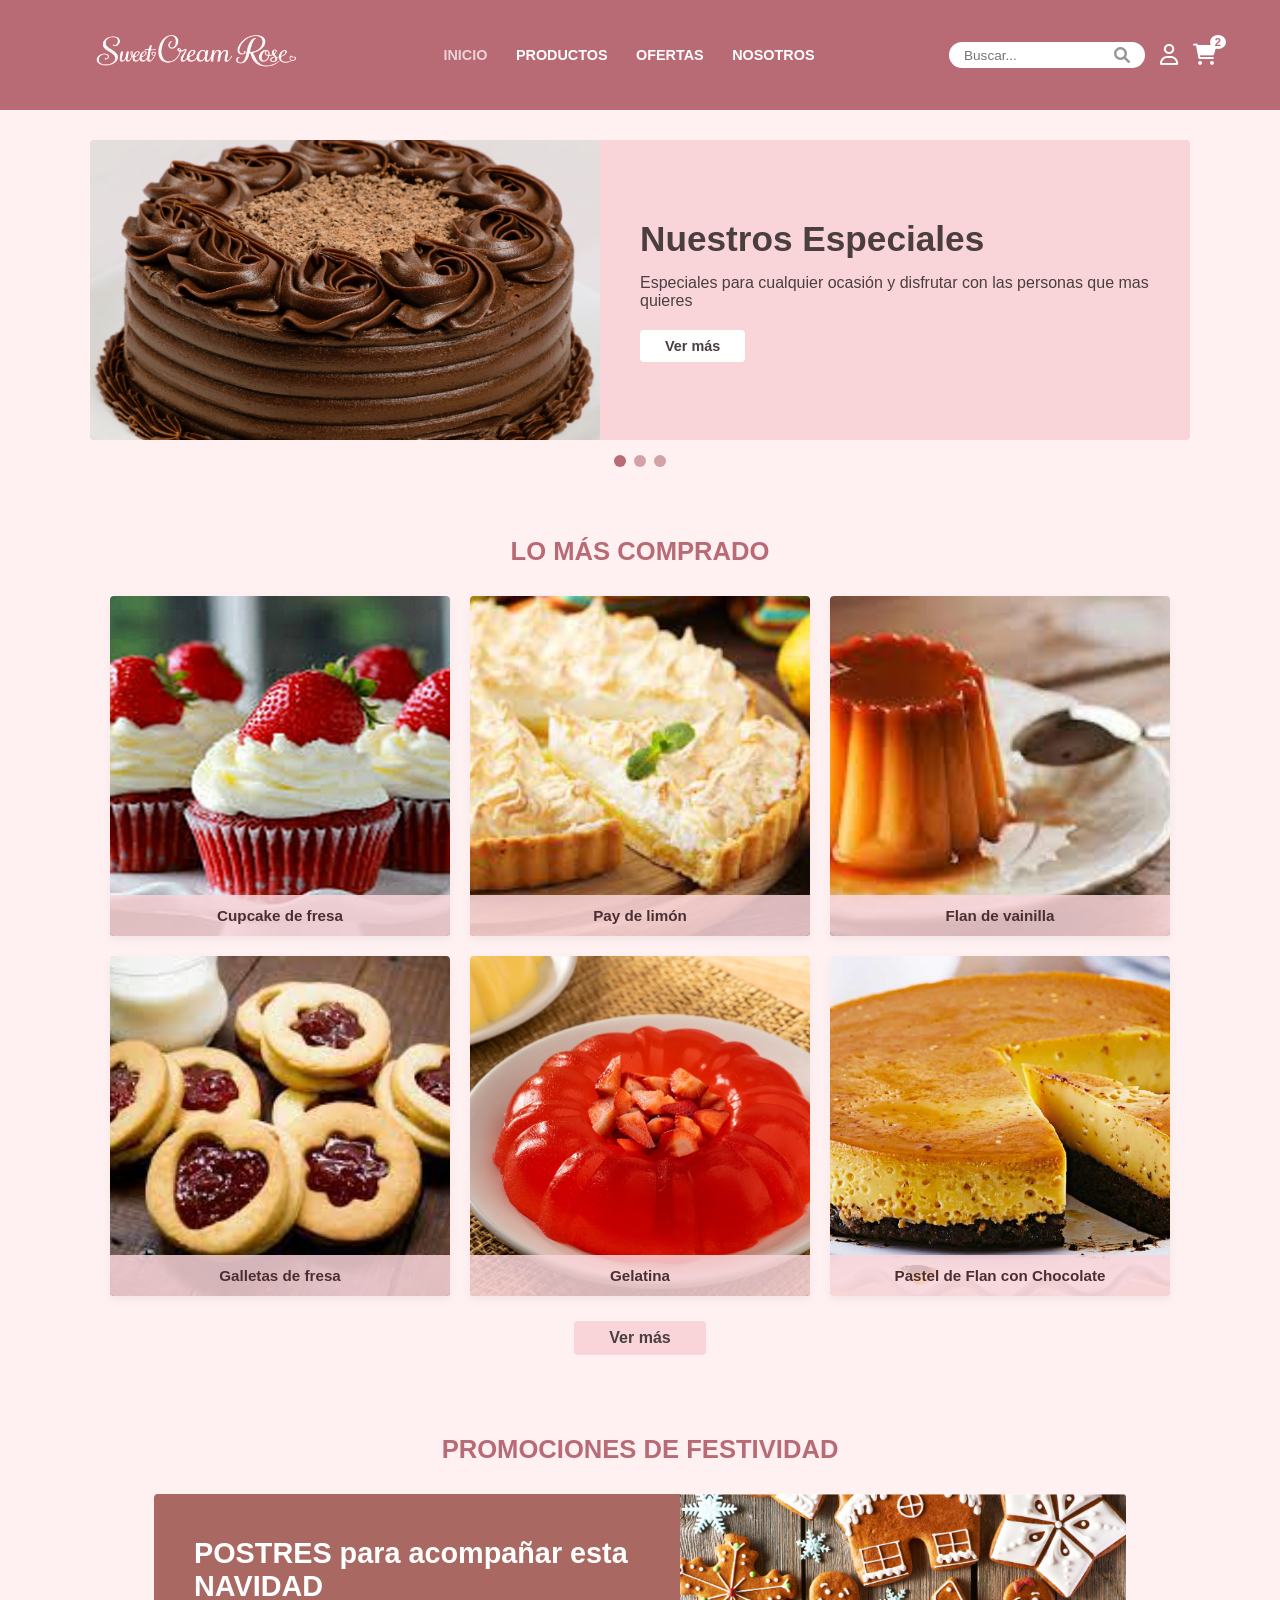
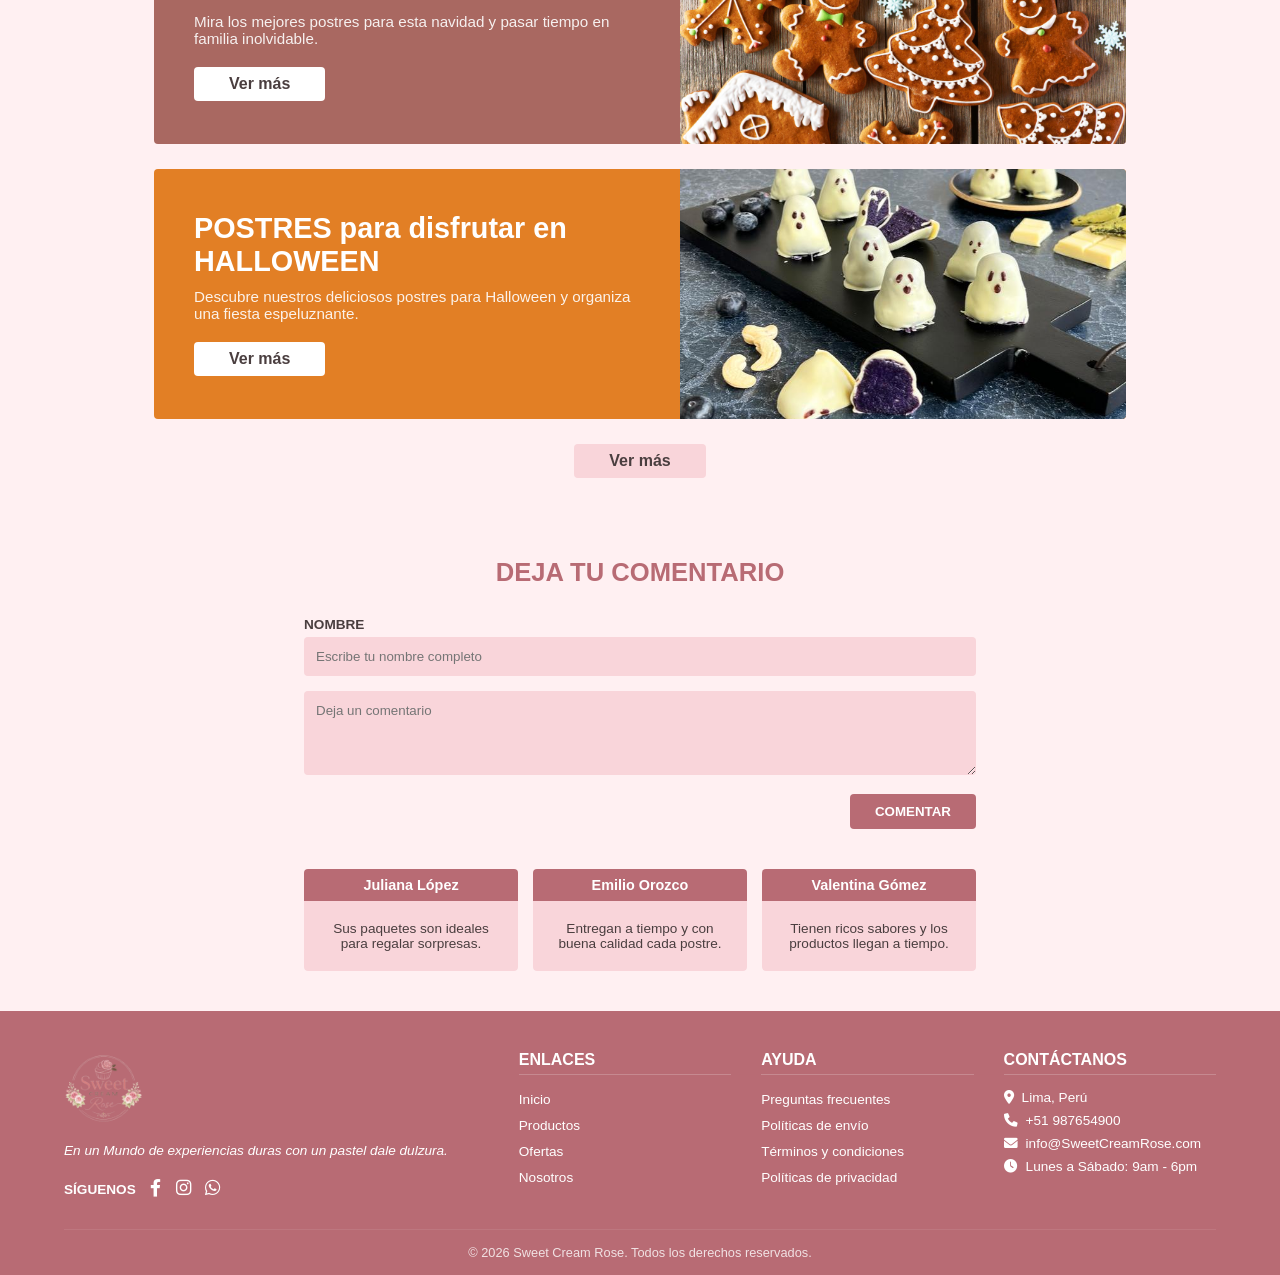
<file: index.html>
<!DOCTYPE html>
<html lang="es">
<head>
    <meta charset="UTF-8">
    <meta name="viewport" content="width=device-width, initial-scale=1.0">
    <title>Sweet Cream Rose | Repostería Artesanal</title>
    <link rel="stylesheet" href="css/style.css">
    <link rel="stylesheet" href="https://cdnjs.cloudflare.com/ajax/libs/font-awesome/6.0.0/css/all.min.css">
</head>
<body>

<header>
    <div class="logo-container">
    <h1 class="logo-text-h1">
        <img src="assets/products/letra.png" alt="Sweet Cream Rose Logo" class="logo-img">
    </h1>
</div>
    <nav>
        <a href="index.html" class="active">INICIO</a>
        <a href="productos.html">PRODUCTOS</a>
        <a href="ofertas.html">OFERTAS</a>
        <a href="nosotros.html">NOSOTROS</a>
    </nav>
    <div class="header-icons">
        <div class="search-box">
            <input type="text" placeholder="Buscar...">
            <i class="fa-solid fa-magnifying-glass"></i>
        </div>
        
        <a href="perfil.html" class="header-icon-link" title="Mi Perfil">
            <i class="fa-regular fa-user icon-btn"></i>
        </a>
        
        <a href="carrito.html" class="header-icon-link" title="Ver Carrito">
            <div class="cart-icon">
                <i class="fa-solid fa-cart-shopping"></i>
                <span class="cart-count">2</span>
            </div>
        </a>
    </div>
</header>

    <section class="hero-section">
        <div class="hero-container">
            <div class="hero-image">
                <img src="assets/products/torta_principal.jpg" alt="Nuestros Especiales">
            </div>
            <div class="hero-content">
                <h2>Nuestros Especiales</h2>
                <p>Especiales para cualquier ocasión y disfrutar con las personas que mas quieres</p>
                <a href="productos.html" class="btn-ver-mas">Ver más</a>
            </div>
        </div>
        <div class="slider-dots">
            <span class="dot active"></span>
            <span class="dot"></span>
            <span class="dot"></span>
        </div>
    </section>

    <main class="container">
        <h2 class="section-title">LO MÁS COMPRADO</h2>
        
        <div class="products-grid">
            <div class="product-card">
                <img src="assets/products/cupcake.jpg" alt="Cupcake de Fresa">
                <div class="product-label">Cupcake de fresa</div>
            </div>
            <div class="product-card">
                <img src="assets/products/pay_limon.jpg" alt="Pay de limón">
                <div class="product-label">Pay de limón</div>
            </div>
            <div class="product-card">
                <img src="assets/products/flan.jpg" alt="Flan de vainilla">
                <div class="product-label">Flan de vainilla</div>
            </div>
            <div class="product-card">
                <img src="assets/products/galletas.jpg" alt="Galletas de fresa">
                <div class="product-label">Galletas de fresa</div>
            </div>
            <div class="product-card">
                <img src="assets/products/gelatina.jpg" alt="Gelatinas">
                <div class="product-label">Gelatina</div>
            </div>
            <div class="product-card">
                <img src="assets/products/pastel_imposible.jpg" alt="Pastel imposible">
                <div class="product-label">Pastel de Flan con Chocolate</div>
            </div>
        </div>
        
        <div class="center-btn">
            <a href="productos.html" class="btn-secondary">Ver más</a>
        </div>
    </main>

    <section class="festividades-section">
        <h2 class="section-title">Promociones de Festividad</h2>
        
        <div class="festividad-banner navidad">
            <div class="festividad-content">
                <h3>POSTRES para acompañar esta NAVIDAD</h3>
                <p>Mira los mejores postres para esta navidad y pasar tiempo en familia inolvidable.</p>
                <a href="ofertas.html" class="btn-white">Ver más</a>
            </div>
            <div class="festividad-image">
                <img src="assets/products/navidad.jpg" alt="Postres Navideños">
            </div>
        </div>

        <div class="festividad-banner halloween">
            <div class="festividad-content">
                <h3>POSTRES para disfrutar en HALLOWEEN</h3>
                <p>Descubre nuestros deliciosos postres para Halloween y organiza una fiesta espeluznante.</p>
                <a href="ofertas.html" class="btn-white">Ver más</a>
            </div>
            <div class="festividad-image">
                <img src="assets/products/halloween.jpg" alt="Postres Halloween">
            </div>
        </div>

        <div class="center-btn">
            <a href="ofertas.html" class="btn-secondary">Ver más</a>
        </div>
    </section>

    <section class="comments-section">
        <h2 class="section-title">Deja tu comentario</h2>
        
        <form class="comment-form" onsubmit="event.preventDefault();">
            <div class="form-group">
                <label for="name">NOMBRE</label>
                <input type="text" id="name" placeholder="Escribe tu nombre completo">
            </div>
            <div class="form-group">
                <textarea id="comment" rows="4" placeholder="Deja un comentario"></textarea>
            </div>
            <div class="form-submit">
                <button type="submit" class="btn-comentar">COMENTAR</button>
            </div>
        </form>

        <div class="testimonials-grid">
            <div class="testimonial-card">
                <div class="testimonial-header">Juliana López</div>
                <div class="testimonial-body">
                    Sus paquetes son ideales para regalar sorpresas.
                </div>
            </div>
            <div class="testimonial-card">
                <div class="testimonial-header">Emilio Orozco</div>
                <div class="testimonial-body">
                    Entregan a tiempo y con buena calidad cada postre.
                </div>
            </div>
            <div class="testimonial-card">
                <div class="testimonial-header">Valentina Gómez</div>
                <div class="testimonial-body">
                    Tienen ricos sabores y los productos llegan a tiempo.
                </div>
            </div>
        </div>
    </section>

    <footer>
        <div class="footer-brand">
            <img src="assets/products/logo.png" alt="Sweet Cream Rose Logo" class="footer-logo-img">
            <p class="footer-slogan">En un Mundo de experiencias duras con un pastel dale dulzura.</p>
            <div class="social-links">
                <span>SÍGUENOS</span>
                <a href="#"><i class="fa-brands fa-facebook-f"></i></a>
                <a href="#"><i class="fa-brands fa-instagram"></i></a>
                <a href="#"><i class="fa-brands fa-whatsapp"></i></a>
            </div>
        </div>

        <div class="footer-column">
            <h3>ENLACES</h3>
            <ul>
                <li><a href="index.html">Inicio</a></li>
                <li><a href="productos.html">Productos</a></li>
                <li><a href="ofertas.html">Ofertas</a></li>
                <li><a href="nosotros.html">Nosotros</a></li>
            </ul>
        </div>

        <div class="footer-column">
            <h3>AYUDA</h3>
            <ul>
                <li><a href="#">Preguntas frecuentes</a></li>
                <li><a href="#">Políticas de envío</a></li>
                <li><a href="#">Términos y condiciones</a></li>
                <li><a href="#">Políticas de privacidad</a></li>
            </ul>
        </div>

        <div class="footer-column">
            <h3>CONTÁCTANOS</h3>
            <ul class="contact-info">
                <li><i class="fa-solid fa-location-dot"></i> Lima, Perú</li>
                <li><i class="fa-solid fa-phone"></i> +51 987654900</li>
                <li><i class="fa-solid fa-envelope"></i> info@SweetCreamRose.com</li>
                <li><i class="fa-solid fa-clock"></i> Lunes a Sábado: 9am - 6pm</li>
            </ul>
        </div>

        <div class="footer-bottom">
            <p>&copy; 2026 Sweet Cream Rose. Todos los derechos reservados.</p>
        </div>
    </footer>

</body>
</html>
</file>
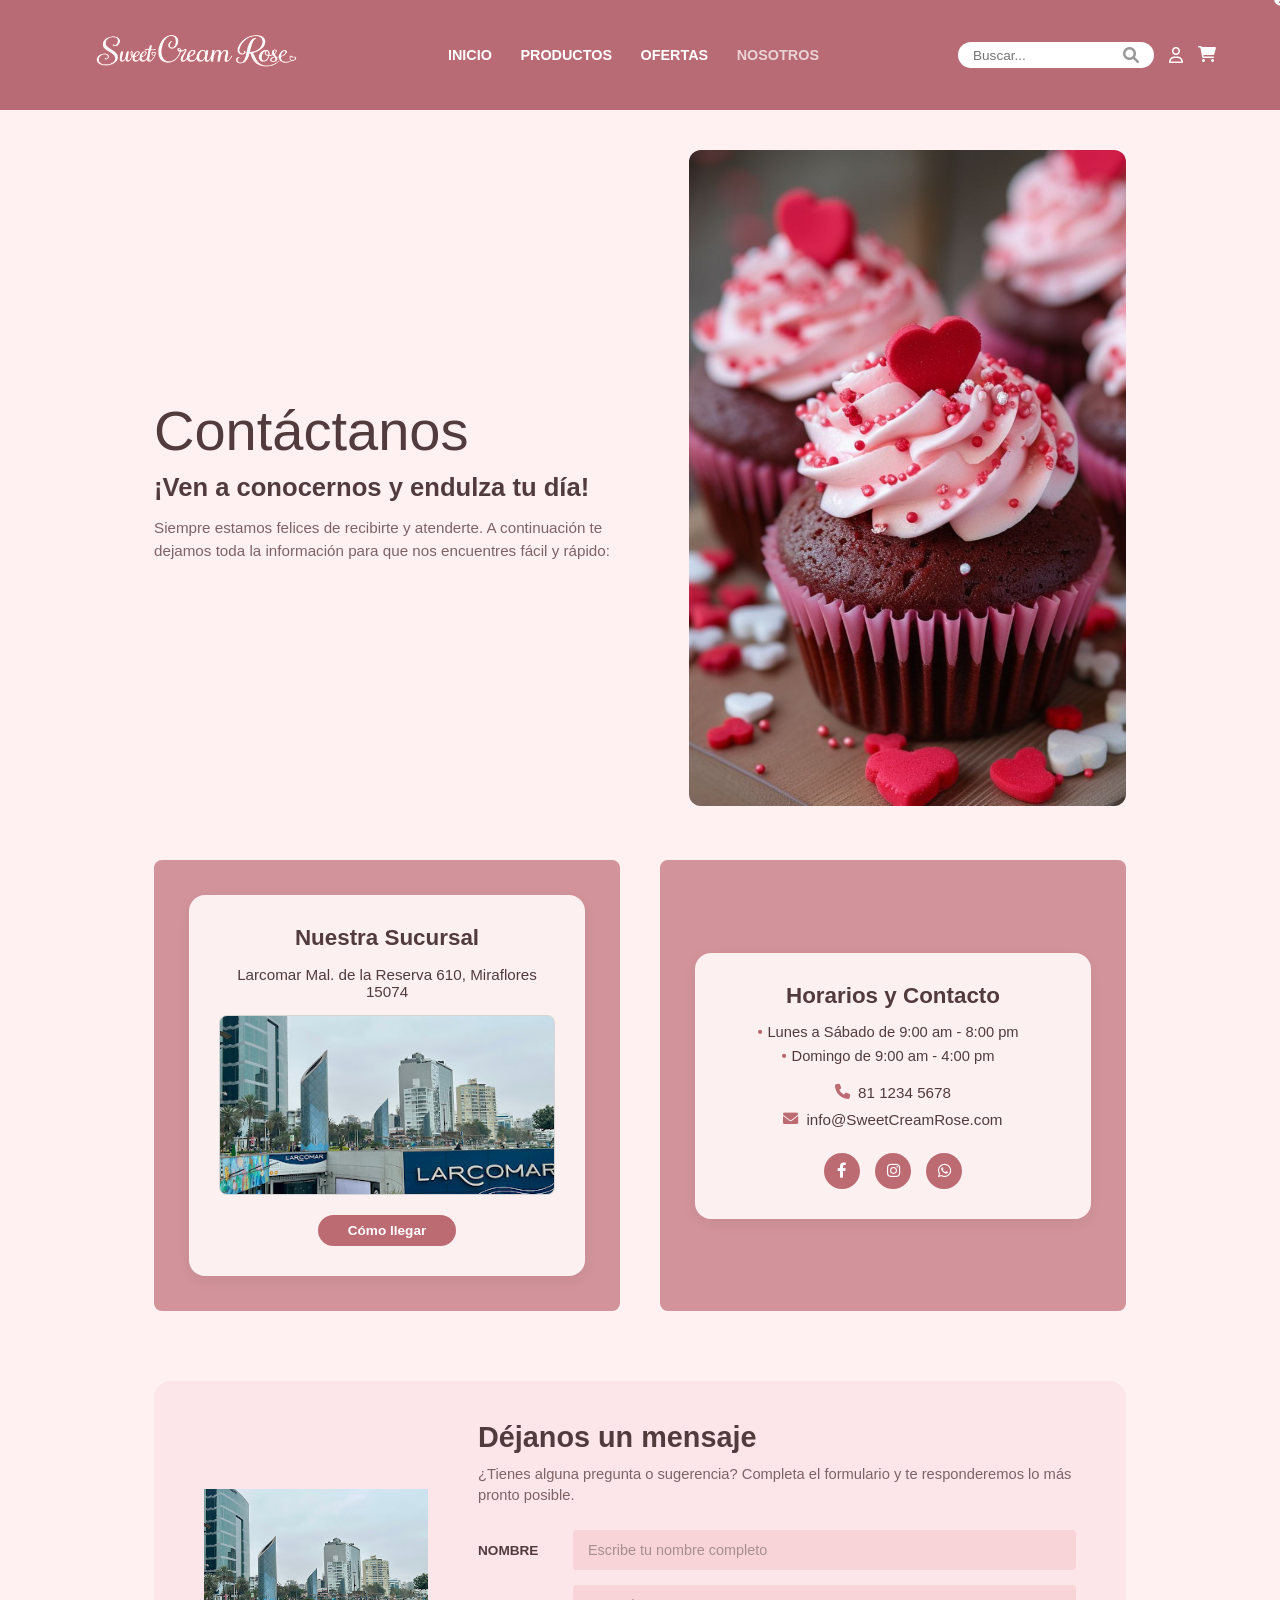
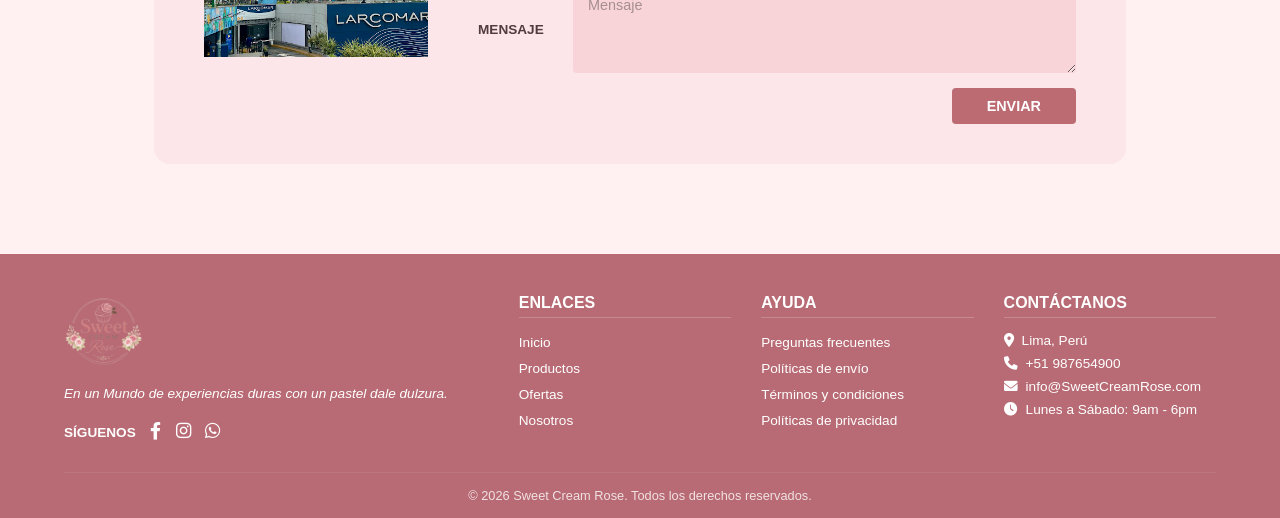
<file: nosotros.html>
<!DOCTYPE html>
<html lang="es">
<head>
    <meta charset="UTF-8">
    <meta name="viewport" content="width=device-width, initial-scale=1.0">
    <title>Nosotros | Sweet Cream Rose</title>
    <link rel="stylesheet" href="css/style.css">
    <link rel="stylesheet" href="https://cdnjs.cloudflare.com/ajax/libs/font-awesome/6.0.0/css/all.min.css">
</head>
<body>

    <header>
        <div class="logo-container">
    <h1 class="logo-text-h1">
        <img src="assets/products/letra.png" alt="Sweet Cream Rose Logo" class="logo-img">
    </h1>
</div>
        <nav>
            <a href="index.html">INICIO</a>
            <a href="productos.html">PRODUCTOS</a>
            <a href="ofertas.html">OFERTAS</a>
            <a href="nosotros.html" class="active">NOSOTROS</a>
        </nav>
        <div class="header-icons">
            <div class="search-box">
                <input type="text" placeholder="Buscar...">
                <i class="fa-solid fa-magnifying-glass"></i>
            </div>
            <i class="fa-regular fa-user icon-btn"></i>
            <div class="cart-icon">
                <i class="fa-solid fa-cart-shopping"></i>
                <span class="cart-count">2</span>
            </div>
        </div>
    </header>

    <section class="contact-hero-section">
        <div class="contact-hero-container">
            <div class="contact-hero-text">
                <h1 class="cursive-brand-title">Contáctanos</h1>
                <h2>¡Ven a conocernos y endulza tu día!</h2>
                <p>Siempre estamos felices de recibirte y atenderte. A continuación te dejamos toda la información para que nos encuentres fácil y rápido:</p>
            </div>
            <div class="contact-hero-image">
                <img src="assets/products/cupcakecorazon.jpg" alt="Cupcakes Sweet Cream Rose">
            </div>
        </div>
    </section>

    <section class="info-cards-section">
        <div class="cards-grid-container">
            
            <div class="outer-info-card">
                <div class="inner-info-card">
                    <h3>Nuestra Sucursal</h3>
                    <p class="card-address">Larcomar
Mal. de la Reserva 610, Miraflores 15074</p>
                    <div class="map-container-box">
                        <img src="assets/products/mapa.jpg" alt="Ubicación en el mapa" class="map-static-img">
                    </div>
                    <a href="https://maps.app.goo.gl/f1KiFD5F15MLFb358" target="_blank" class="btn-card-action">Cómo llegar</a>
                </div>
            </div>

            <div class="outer-info-card">
                <div class="inner-info-card">
                    <h3>Horarios y Contacto</h3>
                    <ul class="card-schedule-list">
                        <li>Lunes a Sábado de 9:00 am - 8:00 pm</li>
                        <li>Domingo de 9:00 am - 4:00 pm</li>
                    </ul>
                    <div class="card-direct-contact">
                        <p><i class="fa-solid fa-phone"></i> 81 1234 5678</p>
                        <p><i class="fa-solid fa-envelope"></i> info@SweetCreamRose.com</p>
                    </div>
                    <div class="card-social-icons">
                        <a href="#" class="social-circle-btn"><i class="fa-brands fa-facebook-f"></i></a>
                        <a href="#" class="social-circle-btn"><i class="fa-brands fa-instagram"></i></a>
                        <a href="#" class="social-circle-btn"><i class="fa-brands fa-whatsapp"></i></a>
                    </div>
                </div>
            </div>

        </div>
    </section>

    <section class="message-form-section">
        <div class="form-main-banner">
            <div class="form-left-illustration">
                <img src="assets/products/mapa.jpg" alt="Cupcake Ilustración">
            </div>
            <div class="form-right-content">
                <h2>Déjanos un mensaje</h2>
                <p>¿Tienes alguna pregunta o sugerencia? Completa el formulario y te responderemos lo más pronto posible.</p>
                
                <form action="#" method="POST" class="contact-inner-form">
                    <div class="form-field-group">
                        <label for="user-name">Nombre</label>
                        <input type="text" id="user-name" placeholder="Escribe tu nombre completo" required>
                    </div>
                    <div class="form-field-group">
                        <label for="user-message">Mensaje</label>
                        <textarea id="user-message" placeholder="Mensaje" rows="4" required></textarea>
                    </div>
                    <div class="form-submit-container">
                        <button type="submit" class="btn-submit-message">ENVIAR</button>
                    </div>
                </form>
            </div>
        </div>
    </section>

    <footer>
        <div class="footer-brand">
            <img src="assets/products/logo.png" alt="Sweet Cream Rose Logo" class="footer-logo-img">
            <p class="footer-slogan">En un Mundo de experiencias duras con un pastel dale dulzura.</p>
            <div class="social-links">
                <span>SÍGUENOS</span>
                <a href="#"><i class="fa-brands fa-facebook-f"></i></a>
                <a href="#"><i class="fa-brands fa-instagram"></i></a>
                <a href="#"><i class="fa-brands fa-whatsapp"></i></a>
            </div>
        </div>

        <div class="footer-column">
            <h3>ENLACES</h3>
            <ul>
                <li><a href="index.html">Inicio</a></li>
                <li><a href="productos.html">Productos</a></li>
                <li><a href="ofertas.html">Ofertas</a></li>
                <li><a href="nosotros.html">Nosotros</a></li>
            </ul>
        </div>

        <div class="footer-column">
            <h3>AYUDA</h3>
            <ul>
                <li><a href="#">Preguntas frecuentes</a></li>
                <li><a href="#">Políticas de envío</a></li>
                <li><a href="#">Términos y condiciones</a></li>
                <li><a href="#">Políticas de privacidad</a></li>
            </ul>
        </div>

        <div class="footer-column">
            <h3>CONTÁCTANOS</h3>
            <ul class="contact-info">
                <li><i class="fa-solid fa-location-dot"></i> Lima, Perú</li>
                <li><i class="fa-solid fa-phone"></i> +51 987654900</li>
                <li><i class="fa-solid fa-envelope"></i> info@SweetCreamRose.com</li>
                <li><i class="fa-solid fa-clock"></i> Lunes a Sábado: 9am - 6pm</li>
            </ul>
        </div>

        <div class="footer-bottom">
            <p>&copy; 2026 Sweet Cream Rose. Todos los derechos reservados.</p>
        </div>
    </footer>

</body>
</html>
</file>
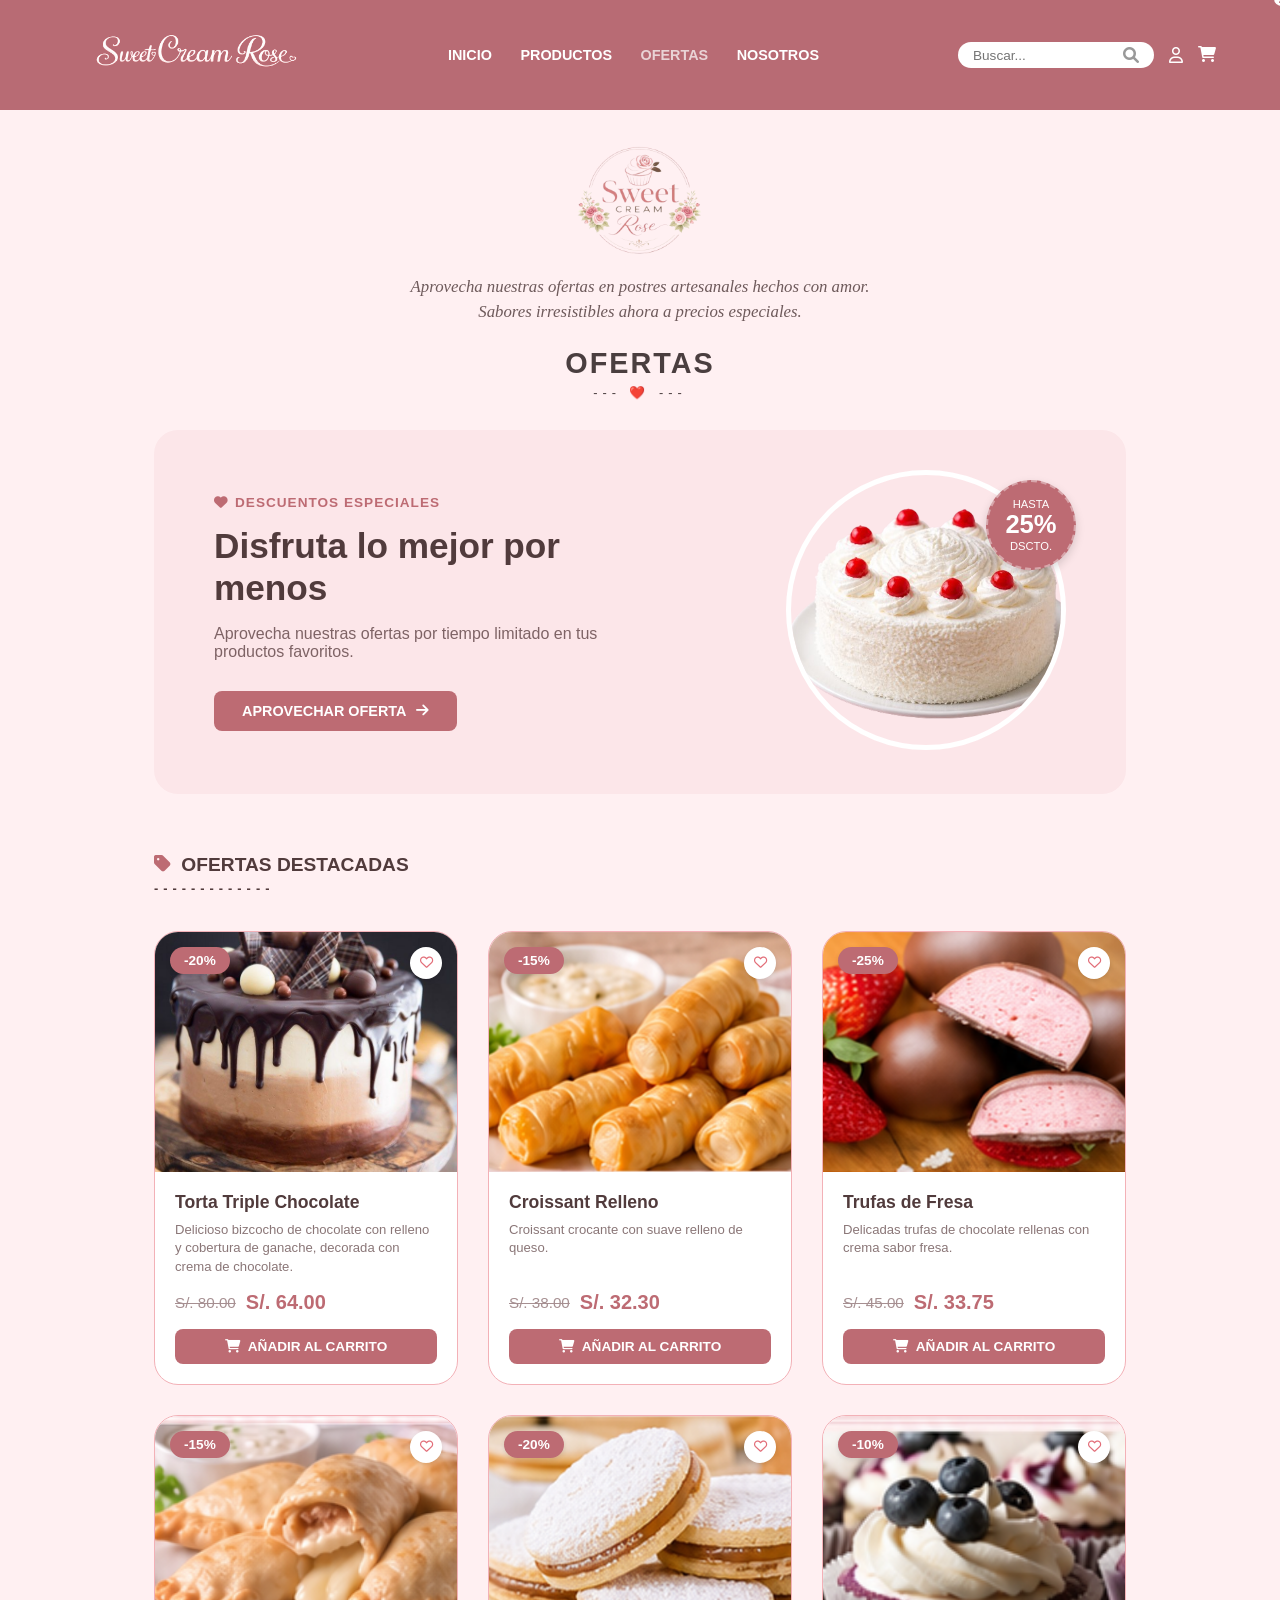
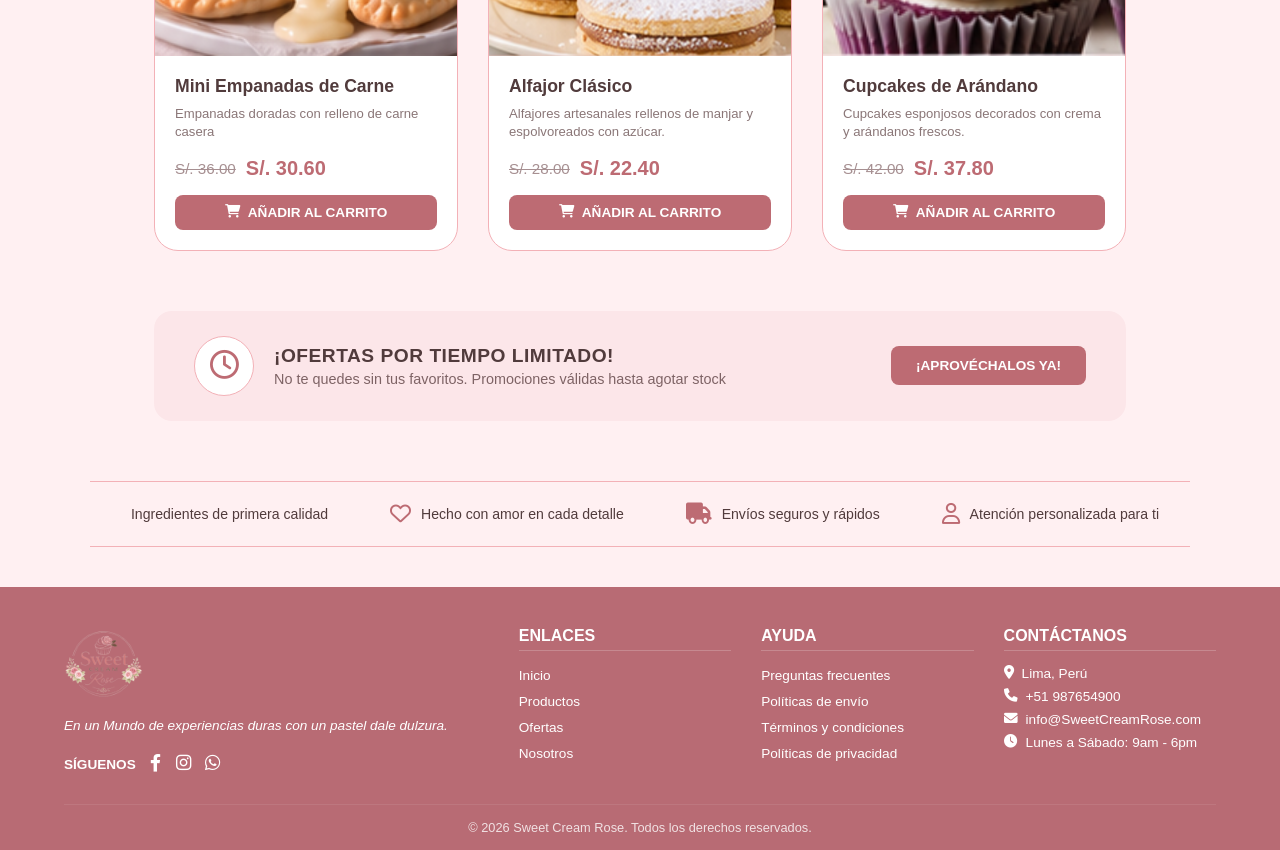
<file: ofertas.html>
<!DOCTYPE html>
<html lang="es">
<head>
    <meta charset="UTF-8">
    <meta name="viewport" content="width=device-width, initial-scale=1.0">
    <title>Ofertas | Sweet Cream Rose</title>
    <link rel="stylesheet" href="css/style.css">
    <link rel="stylesheet" href="https://cdnjs.cloudflare.com/ajax/libs/font-awesome/6.0.0/css/all.min.css">
</head>
<body>

    <header>
<div class="logo-container">
    <h1 class="logo-text-h1">
        <img src="assets/products/letra.png" alt="Sweet Cream Rose Logo" class="logo-img">
    </h1>
</div>
        <nav>
            <a href="index.html">INICIO</a>
            <a href="productos.html">PRODUCTOS</a>
            <a href="ofertas.html" class="active">OFERTAS</a>
            <a href="nosotros.html">NOSOTROS</a>
        </nav>
        <div class="header-icons">
            <div class="search-box">
                <input type="text" placeholder="Buscar...">
                <i class="fa-solid fa-magnifying-glass"></i>
            </div>
            <i class="fa-regular fa-user icon-btn"></i>
            <div class="cart-icon">
                <i class="fa-solid fa-cart-shopping"></i>
                <span class="cart-count">2</span>
            </div>
        </div>
    </header>

    <section class="offers-header">
        <div class="center-logo">
            <img src="assets/products/logo.png" alt="Sweet Cream Rose" class="main-offers-logo">
        </div>
        <div class="welcome-text">
            <p class="cursive-text">Aprovecha nuestras ofertas en postres artesanales hechos con amor.</p>
            <p class="cursive-text">Sabores irresistibles ahora a precios especiales.</p>
        </div>
        
        <div class="title-deco">
            <h2>OFERTAS</h2>
            <div class="deco-hearts"> --- ❤️ ---</div>
        </div>
    </section>

    <section class="main-offer-section">
        <div class="hero-offer-banner">
            <div class="hero-offer-content">
                <span class="special-tag"><i class="fa-solid fa-heart"></i> DESCUENTOS ESPECIALES</span>
                <h2>Disfruta lo mejor por menos</h2>
                <p>Aprovecha nuestras ofertas por tiempo limitado en tus productos favoritos.</p>
                <a href="#ofertas-grid" class="btn-hero-offer">APROVECHAR OFERTA <i class="fa-solid fa-arrow-right"></i></a>
            </div>
            <div class="hero-offer-image">
                <img src="assets/products/torta de fresa.png" alt="Torta Especial de Oferta">
                <div class="discount-badge-circle">
                    <span class="badge-small">Hasta</span>
                    <span class="badge-large">25%</span>
                    <span class="badge-small">DSCTO.</span>
                </div>
            </div>
        </div>
    </section>

    <section class="featured-offers-section" id="ofertas-grid">
        <div class="section-tag-title">
            <i class="fa-solid fa-tag tag-icon"></i> OFERTAS DESTACADAS
            <div class="deco-hearts"> ------------- </div>
        </div>

        <div class="offers-grid">
            <div class="offer-card">
                <div class="badge-discount-sticker">-20%</div>
                <button class="wishlist-btn"><i class="fa-regular fa-heart"></i></button>
                <img src="assets/products/torta triple chocolate.jpg" alt="Torta Triple Chocolate">
                <div class="offer-card-body">
                    <h3>Torta Triple Chocolate</h3>
                    <p class="description">Delicioso bizcocho de chocolate con relleno y cobertura de ganache, decorada con crema de chocolate.</p>
                    <div class="price-container">
                        <span class="old-price">S/. 80.00</span>
                        <span class="new-price">S/. 64.00</span>
                    </div>
                    <button class="btn-add-cart"><i class="fa-solid fa-cart-shopping"></i> AÑADIR AL CARRITO</button>
                </div>
            </div>

            <div class="offer-card">
                <div class="badge-discount-sticker">-15%</div>
                <button class="wishlist-btn"><i class="fa-regular fa-heart"></i></button>
                <img src="assets/products/tequeños.png" alt="Tequeños Clásicos">
                <div class="offer-card-body">
                    <h3>Croissant Relleno</h3>
                    <p class="description">Croissant crocante con suave relleno de queso.</p>
                    <div class="price-container">
                        <span class="old-price">S/. 38.00</span>
                        <span class="new-price">S/. 32.30</span>
                    </div>
                    <button class="btn-add-cart"><i class="fa-solid fa-cart-shopping"></i> AÑADIR AL CARRITO</button>
                </div>
            </div>

            <div class="offer-card">
                <div class="badge-discount-sticker">-25%</div>
                <button class="wishlist-btn"><i class="fa-regular fa-heart"></i></button>
                <img src="assets/products/trufas.png" alt="Trufas de Fresa">
                <div class="offer-card-body">
                    <h3>Trufas de Fresa</h3>
                    <p class="description">Delicadas trufas de chocolate rellenas con crema sabor fresa.</p>
                    <div class="price-container">
                        <span class="old-price">S/. 45.00</span>
                        <span class="new-price">S/. 33.75</span>
                    </div>
                    <button class="btn-add-cart"><i class="fa-solid fa-cart-shopping"></i> AÑADIR AL CARRITO</button>
                </div>
            </div>

            <div class="offer-card">
                <div class="badge-discount-sticker">-15%</div>
                <button class="wishlist-btn"><i class="fa-regular fa-heart"></i></button>
                <img src="assets/products/empanadas.png" alt="Mini Empanadas de Queso">
                <div class="offer-card-body">
                    <h3>Mini Empanadas de Carne</h3>
                    <p class="description">Empanadas doradas con relleno de carne casera</p>
                    <div class="price-container">
                        <span class="old-price">S/. 36.00</span>
                        <span class="new-price">S/. 30.60</span>
                    </div>
                    <button class="btn-add-cart"><i class="fa-solid fa-cart-shopping"></i> AÑADIR AL CARRITO</button>
                </div>
            </div>

            <div class="offer-card">
                <div class="badge-discount-sticker">-20%</div>
                <button class="wishlist-btn"><i class="fa-regular fa-heart"></i></button>
                <img src="assets/products/alfajores.png" alt="Alfajor Clásico">
                <div class="offer-card-body">
                    <h3>Alfajor Clásico</h3>
                    <p class="description">Alfajores artesanales rellenos de manjar y espolvoreados con azúcar.</p>
                    <div class="price-container">
                        <span class="old-price">S/. 28.00</span>
                        <span class="new-price">S/. 22.40</span>
                    </div>
                    <button class="btn-add-cart"><i class="fa-solid fa-cart-shopping"></i> AÑADIR AL CARRITO</button>
                </div>
            </div>

            <div class="offer-card">
                <div class="badge-discount-sticker">-10%</div>
                <button class="wishlist-btn"><i class="fa-regular fa-heart"></i></button>
                <img src="assets/products/cupcake_arandano.png" alt="Cupcakes de Arándano">
                <div class="offer-card-body">
                    <h3>Cupcakes de Arándano</h3>
                    <p class="description">Cupcakes esponjosos decorados con crema y arándanos frescos.</p>
                    <div class="price-container">
                        <span class="old-price">S/. 42.00</span>
                        <span class="new-price">S/. 37.80</span>
                    </div>
                    <button class="btn-add-cart"><i class="fa-solid fa-cart-shopping"></i> AÑADIR AL CARRITO</button>
                </div>
            </div>
        </div>
    </section>

    <section class="limited-time-container">
        <div class="limited-time-banner">
            <div class="limited-left">
                <div class="clock-circle">
                    <i class="fa-regular fa-clock"></i>
                </div>
                <div class="limited-text">
                    <h3>¡OFERTAS POR TIEMPO LIMITADO!</h3>
                    <p>No te quedes sin tus favoritos. Promociones válidas hasta agotar stock</p>
                </div>
            </div>
            <a href="#ofertas-grid" class="btn-aprovechar">¡APROVÉCHALOS YA!</a>
        </div>
    </section>

    <section class="value-props-bar">
        <div class="prop-item">
            <div class="prop-icon"><i class="fa-solid fa-rose"></i></div>
            <span>Ingredientes de primera calidad</span>
        </div>
        <div class="prop-item">
            <div class="prop-icon"><i class="fa-regular fa-heart"></i></div>
            <span>Hecho con amor en cada detalle</span>
        </div>
        <div class="prop-item">
            <div class="prop-icon"><i class="fa-solid fa-truck"></i></div>
            <span>Envíos seguros y rápidos</span>
        </div>
        <div class="prop-item">
            <div class="prop-icon"><i class="fa-regular fa-user"></i></div>
            <span>Atención personalizada para ti</span>
        </div>
    </section>

    <footer>
        <div class="footer-brand">
            <img src="assets/products/logo.png" alt="Sweet Cream Rose Logo" class="footer-logo-img">
            <p class="footer-slogan">En un Mundo de experiencias duras con un pastel dale dulzura.</p>
            <div class="social-links">
                <span>SÍGUENOS</span>
                <a href="#"><i class="fa-brands fa-facebook-f"></i></a>
                <a href="#"><i class="fa-brands fa-instagram"></i></a>
                <a href="#"><i class="fa-brands fa-whatsapp"></i></a>
            </div>
        </div>

        <div class="footer-column">
            <h3>ENLACES</h3>
            <ul>
                <li><a href="index.html">Inicio</a></li>
                <li><a href="productos.html">Productos</a></li>
                <li><a href="ofertas.html">Ofertas</a></li>
                <li><a href="contacto.html">Nosotros</a></li>
            </ul>
        </div>

        <div class="footer-column">
            <h3>AYUDA</h3>
            <ul>
                <li><a href="#">Preguntas frecuentes</a></li>
                <li><a href="#">Políticas de envío</a></li>
                <li><a href="#">Términos y condiciones</a></li>
                <li><a href="#">Políticas de privacidad</a></li>
            </ul>
        </div>

        <div class="footer-column">
            <h3>CONTÁCTANOS</h3>
            <ul class="contact-info">
                <li><i class="fa-solid fa-location-dot"></i> Lima, Perú</li>
                <li><i class="fa-solid fa-phone"></i> +51 987654900</li>
                <li><i class="fa-solid fa-envelope"></i> info@SweetCreamRose.com</li>
                <li><i class="fa-solid fa-clock"></i> Lunes a Sábado: 9am - 6pm</li>
            </ul>
        </div>

        <div class="footer-bottom">
            <p>&copy; 2026 Sweet Cream Rose. Todos los derechos reservados.</p>
        </div>
    </footer>

</body>
</html>
</file>
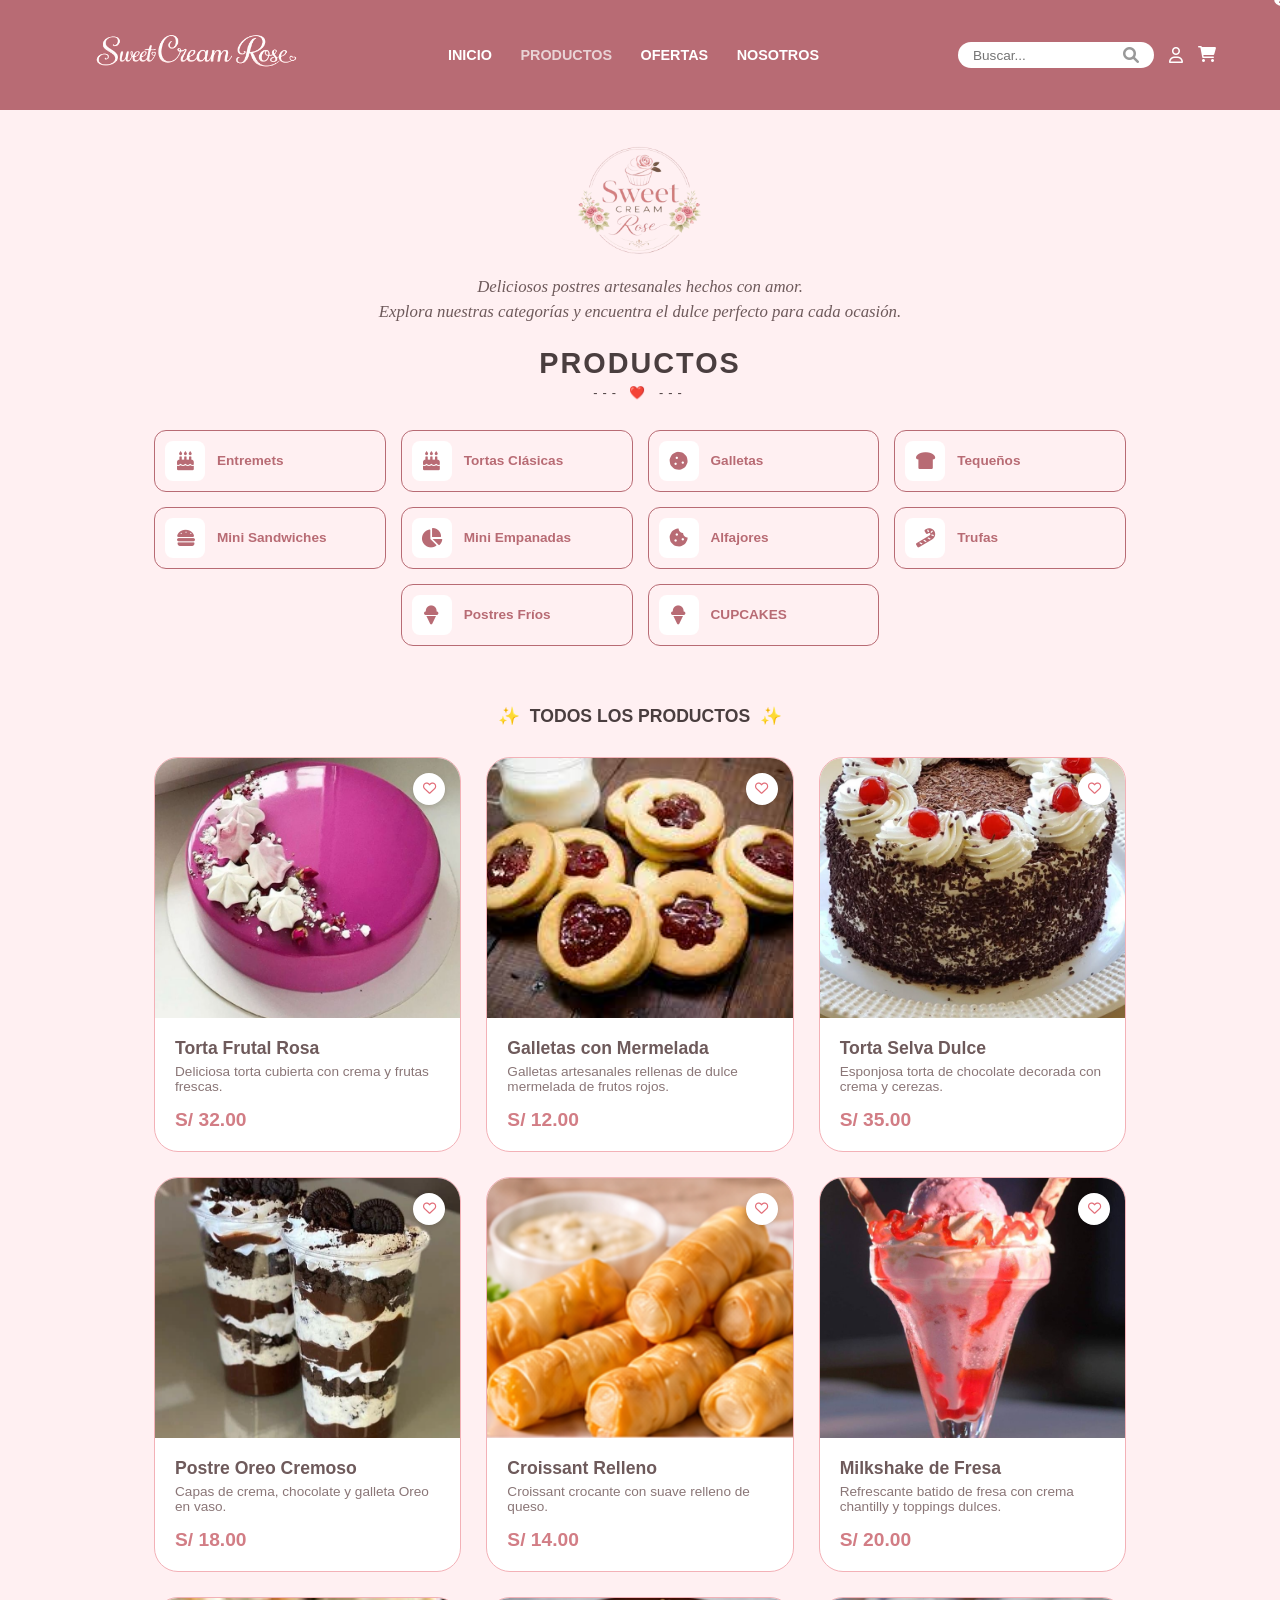
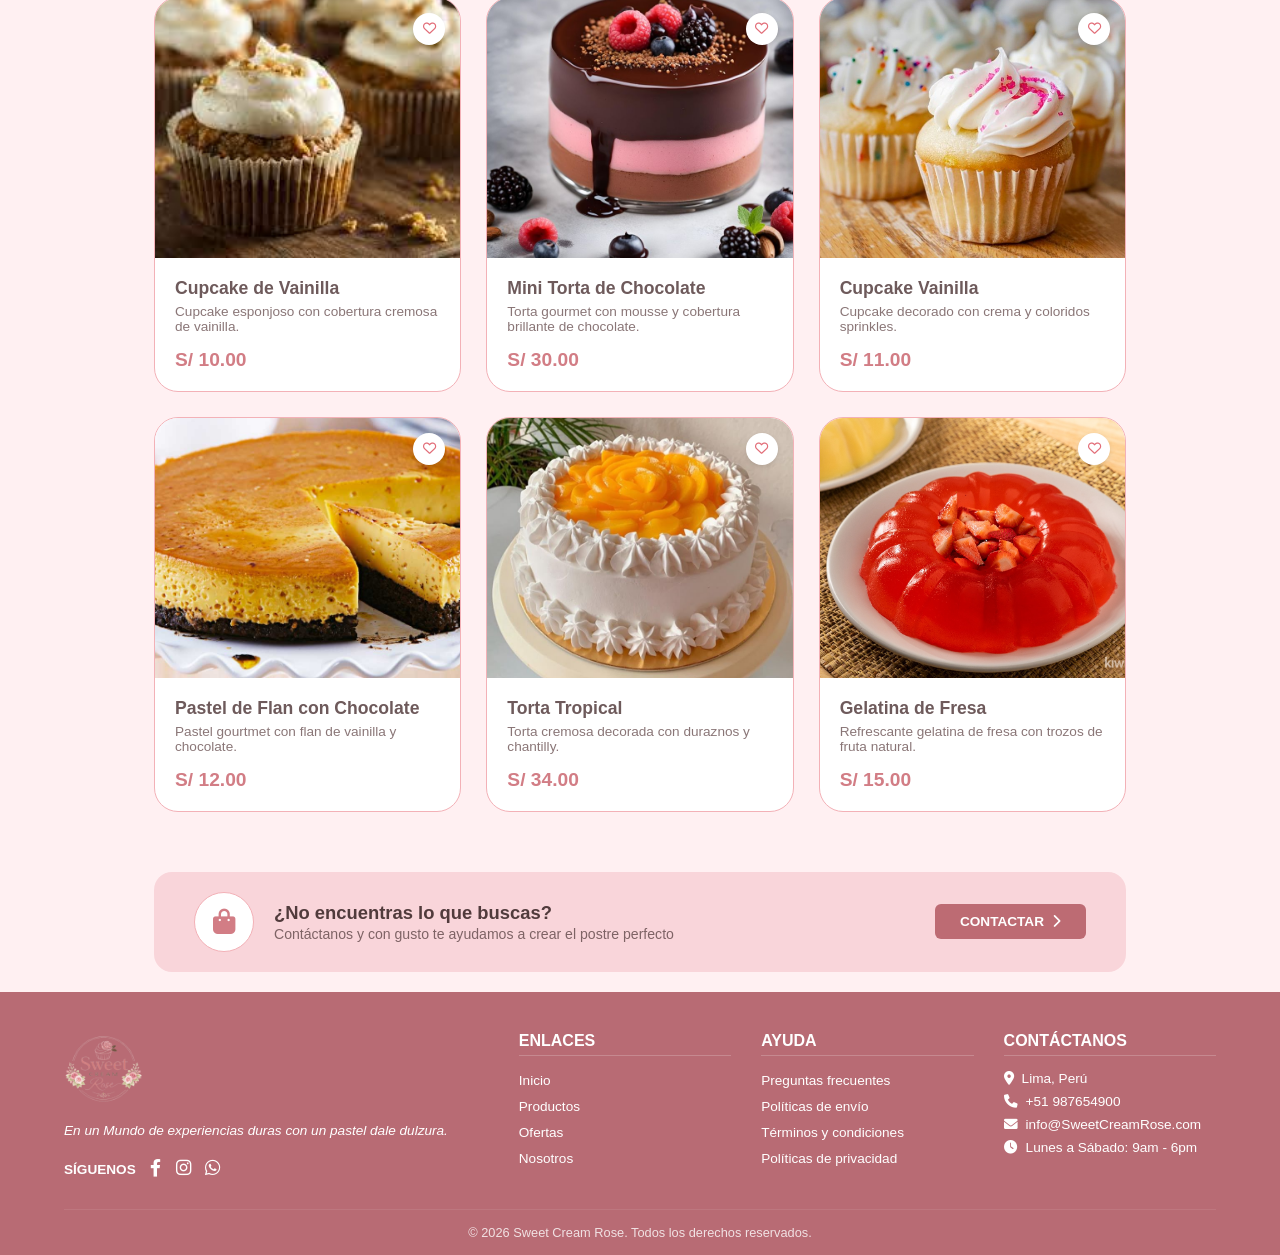
<file: productos.html>
<!DOCTYPE html>
<html lang="es">
<head>
    <meta charset="UTF-8">
    <meta name="viewport" content="width=device-width, initial-scale=1.0">
    <title>Productos | Sweet Cream Rose</title>
    <link rel="stylesheet" href="css/style.css">
    <link rel="stylesheet" href="https://cdnjs.cloudflare.com/ajax/libs/font-awesome/6.0.0/css/all.min.css">
</head>
<body>

    <header>
<div class="logo-container">
    <h1 class="logo-text-h1">
        <img src="assets/products/letra.png" alt="Sweet Cream Rose Logo" class="logo-img">
    </h1>
</div>
        <nav>
            <a href="index.html">INICIO</a>
            <a href="productos.html" class="active">PRODUCTOS</a>
            <a href="ofertas.html">OFERTAS</a>
            <a href="nosotros.html">NOSOTROS</a>
        </nav>
        <div class="header-icons">
            <div class="search-box">
                <input type="text" placeholder="Buscar...">
                <i class="fa-solid fa-magnifying-glass"></i>
            </div>
            <i class="fa-regular fa-user icon-btn"></i>
            <div class="cart-icon">
                <i class="fa-solid fa-cart-shopping"></i>
                <span class="cart-count">2</span>
            </div>
        </div>
    </header>

    <section class="products-header">
        <div class="center-logo">
            <img src="assets/products/logo.png" alt="Sweet Cream Rose" class="main-product-logo">
        </div>
        <div class="welcome-text">
            <p class="cursive-text">Deliciosos postres artesanales hechos con amor.</p>
            <p class="cursive-text">Explora nuestras categorías y encuentra el dulce perfecto para cada ocasión.</p>
        </div>
        
        <div class="title-deco">
            <h2>PRODUCTOS</h2>
            <div class="deco-hearts"> --- ❤️ ---</div>
        </div>
    </section>

    <section class="categories-container">
        <div class="categories-grid">
            <div class="category-item">
                <div class="category-icon-box"><i class="fa-solid fa-cake-candles"></i></div>
                <span>Entremets</span>
            </div>
            <div class="category-item">
                <div class="category-icon-box"><i class="fa-solid fa-birthday-cake"></i></div>
                <span>Tortas Clásicas</span>
            </div>
            <div class="category-item">
                <div class="category-icon-box"><i class="fa-solid fa-cookie"></i></div>
                <span>Galletas</span>
            </div>
            <div class="category-item">
                <div class="category-icon-box"><i class="fa-solid fa-bread-slice"></i></div>
                <span>Tequeños</span>
            </div>
            <div class="category-item">
                <div class="category-icon-box"><i class="fa-solid fa-hamburger"></i></div>
                <span>Mini Sandwiches</span>
            </div>
            <div class="category-item">
                <div class="category-icon-box"><i class="fa-solid fa-pie-chart"></i></div>
                <span>Mini Empanadas</span>
            </div>
            <div class="category-item">
                <div class="category-icon-box"><i class="fa-solid fa-cookie-bite"></i></div>
                <span>Alfajores</span>
            </div>
            <div class="category-item">
                <div class="category-icon-box"><i class="fa-solid fa-candy-cane"></i></div>
                <span>Trufas</span>
            </div>
            <div class="category-item">
                <div class="category-icon-box"><i class="fa-solid fa-ice-cream"></i></div>
                <span>Postres Fríos</span>
            </div>
            <div class="category-item">
                <div class="category-icon-box"><i class="fa-solid fa-ice-cream"></i></div>
                <span>CUPCAKES</span>
            </div>
        </div>
    </section>

    <section class="catalog-section">
        <div class="catalog-title">
            <span class="sparkle">✨</span> TODOS LOS PRODUCTOS <span class="sparkle">✨</span>
        </div>

        <div class="catalog-grid">
            <div class="catalog-card">
                <button class="wishlist-btn"><i class="fa-regular fa-heart"></i></button>
                <img src="assets/products/torta fuczia.jpg" alt="Entremet">
                <div class="catalog-card-body">
                    <h3>Torta Frutal Rosa </h3>
                    <p class="description">Deliciosa torta cubierta con crema y frutas frescas.</p>
                    <p class="price">S/ 32.00</p>
                                </div>
            </div>
            <div class="catalog-card">
                <button class="wishlist-btn"><i class="fa-regular fa-heart"></i></button>
                <img src="assets/products/galletas.jpg" alt="Entremet">
                <div class="catalog-card-body">
                    <h3>Galletas con Mermelada</h3>
                    <p class="description">Galletas artesanales rellenas de dulce mermelada de frutos rojos.</p>
                    <p class="price">S/ 12.00</p>
                </div>
            </div>
            <div class="catalog-card">
                <button class="wishlist-btn"><i class="fa-regular fa-heart"></i></button>
                <img src="assets/products/chocotorta.jpg" alt="Entremet">
                <div class="catalog-card-body">
                    <h3>Torta Selva Dulce</h3>
                    <p class="description">Esponjosa torta de chocolate decorada con crema y cerezas.</p>
                    <p class="price">S/ 35.00</p>
                </div>
            </div>
            <div class="catalog-card">
                <button class="wishlist-btn"><i class="fa-regular fa-heart"></i></button>
                <img src="assets/products/milkshake.jpg" alt="Entremet">
                <div class="catalog-card-body">
                    <h3>Postre Oreo Cremoso</h3>
                    <p class="description">Capas de crema, chocolate y galleta Oreo en vaso.</p>
                    <p class="price">S/ 18.00</p>
                </div>
            </div>
            <div class="catalog-card">
                <button class="wishlist-btn"><i class="fa-regular fa-heart"></i></button>
                <img src="assets/products/tequeños.png" alt="Entremet">
                <div class="catalog-card-body">
                    <h3>Croissant Relleno</h3>
                    <p class="description">Croissant crocante con suave relleno de queso.</p>
                    <p class="price">S/ 14.00</p>
                </div>
            </div>
            <div class="catalog-card">
                <button class="wishlist-btn"><i class="fa-regular fa-heart"></i></button>
                <img src="assets/products/frape_fresa.jpg" alt="Entremet">
                <div class="catalog-card-body">
                    <h3>Milkshake de Fresa</h3>
                    <p class="description">Refrescante batido de fresa con crema chantilly y toppings dulces.</p>
                    <p class="price">S/ 20.00</p>
                </div>
            </div>
            <div class="catalog-card">
                <button class="wishlist-btn"><i class="fa-regular fa-heart"></i></button>
                <img src="assets/products/muffin.jpg" alt="Entremet">
                <div class="catalog-card-body">
                    <h3>Cupcake de Vainilla</h3>
                    <p class="description">Cupcake esponjoso con cobertura cremosa de vainilla.</p>
                    <p class="price">S/ 10.00</p>
                </div>
            </div>
            <div class="catalog-card">
                <button class="wishlist-btn"><i class="fa-regular fa-heart"></i></button>
                <img src="assets/products/torta_mousse.jpg" alt="Entremet">
                <div class="catalog-card-body">
                    <h3>Mini Torta de Chocolate</h3>
                    <p class="description">Torta gourmet con mousse y cobertura brillante de chocolate.</p>
                    <p class="price">S/ 30.00</p>
                </div>
            </div>
            <div class="catalog-card">
                <button class="wishlist-btn"><i class="fa-regular fa-heart"></i></button>
                <img src="assets/products/cupcakes_vainilla.jpg" alt="Entremet">
                <div class="catalog-card-body">
                    <h3>Cupcake Vainilla</h3>
                    <p class="description">Cupcake decorado con crema y coloridos sprinkles.</p>
                    <p class="price">S/ 11.00</p>
                </div>
            </div>
            <div class="catalog-card">
                <button class="wishlist-btn"><i class="fa-regular fa-heart"></i></button>
                <img src="assets/products/pastel_imposible.jpg" alt="Entremet">
                <div class="catalog-card-body">
                    <h3>Pastel de Flan con Chocolate</h3>
                    <p class="description">Pastel gourtmet con flan de vainilla y chocolate.</p>
                    <p class="price">S/ 12.00</p>
                </div>
            </div>
            <div class="catalog-card">
                <button class="wishlist-btn"><i class="fa-regular fa-heart"></i></button>
                <img src="assets/products/torta_durazno.jpg" alt="Entremet">
                <div class="catalog-card-body">
                    <h3>Torta Tropical</h3>
                    <p class="description">Torta cremosa decorada con duraznos y chantilly.</p>
                    <p class="price">S/ 34.00</p>
                </div>
            </div>
            <div class="catalog-card">
                <button class="wishlist-btn"><i class="fa-regular fa-heart"></i></button>
                <img src="assets/products/gelatina.jpg" alt="Entremet">
                <div class="catalog-card-body">
                    <h3>Gelatina de Fresa</h3>
                    <p class="description">Refrescante gelatina de fresa con trozos de fruta natural.</p>
                    <p class="price">S/ 15.00</p>
                </div>
            </div>
        </div>
    </section>

    <section class="contact-cta-container">
        <div class="contact-cta-banner">
            <div class="cta-left">
                <div class="bag-circle">
                    <i class="fa-solid fa-bag-shopping"></i>
                </div>
                <div class="cta-text">
                    <h3>¿No encuentras lo que buscas?</h3>
                    <p>Contáctanos y con gusto te ayudamos a crear el postre perfecto</p>
                </div>
            </div>
            <a href="contacto.html" class="btn-contactar">CONTACTAR <i class="fa-solid fa-chevron-right"></i></a>
        </div>
    </section>

    <footer>
        <div class="footer-brand">
            <img src="assets/products/logo.png" alt="Sweet Cream Rose Logo" class="footer-logo-img">
            <p class="footer-slogan">En un Mundo de experiencias duras con un pastel dale dulzura.</p>
            <div class="social-links">
                <span>SÍGUENOS</span>
                <a href="#"><i class="fa-brands fa-facebook-f"></i></a>
                <a href="#"><i class="fa-brands fa-instagram"></i></a>
                <a href="#"><i class="fa-brands fa-whatsapp"></i></a>
            </div>
        </div>

        <div class="footer-column">
            <h3>ENLACES</h3>
            <ul>
                <li><a href="index.html">Inicio</a></li>
                <li><a href="productos.html">Productos</a></li>
                <li><a href="ofertas.html">Ofertas</a></li>
                <li><a href="contacto.html">Nosotros</a></li>
            </ul>
        </div>

        <div class="footer-column">
            <h3>AYUDA</h3>
            <ul>
                <li><a href="#">Preguntas frecuentes</a></li>
                <li><a href="#">Políticas de envío</a></li>
                <li><a href="#">Términos y condiciones</a></li>
                <li><a href="#">Políticas de privacidad</a></li>
            </ul>
        </div>

        <div class="footer-column">
            <h3>CONTÁCTANOS</h3>
            <ul class="contact-info">
                <li><i class="fa-solid fa-location-dot"></i> Lima, Perú</li>
                <li><i class="fa-solid fa-phone"></i> +51 987654900</li>
                <li><i class="fa-solid fa-envelope"></i> info@SweetCreamRose.com</li>
                <li><i class="fa-solid fa-clock"></i> Lunes a Sábado: 9am - 6pm</li>
            </ul>
        </div>

        <div class="footer-bottom">
            <p>&copy; 2026 Sweet Cream Rose. Todos los derechos reservados.</p>
        </div>
    </footer>

</body>
</html>
</file>
<file: css/style.css>
* {
    box-sizing: border-box;
    margin: 0;
    padding: 0;
}

:root {
    --bg-rosa-claro: #FFF0F2;  /* Fondo ultra suave de la página */
    --rosa-medio: #F9D5DA;      /* Botones secundarios y cajas */
    --rosa-oscuro: #B86B74;     /* Encabezados, footer y acentos */
    --texto-principal: #4A3E3F; /* Color de las fuentes */
    --blanco: #FFFFFF;
}

body {
    font-family: 'Segoe UI', Tahoma, Geneva, Verdana, sans-serif;
    background-color: var(--bg-rosa-claro);
    color: var(--texto-principal);
}

/* ==========================================================================
   HEADER Y NAVEGACIÓN
   ========================================================================== */
header {
    background-color: var(--rosa-oscuro);
    color: var(--blanco);
    padding: 15px 5%;
    display: flex;
    justify-content: space-between;
    align-items: center;
    position: sticky;
    top: 0;
    z-index: 1000;
}

/* Ajustes unificados del contenedor del logo */
.logo-container {
    display: flex;
    flex-direction: column;
    align-items: center;    /* Centra ambos elementos uno bajo el otro */
    justify-content: center;
    gap: 2px;               /* Controla el espacio exacto entre sublogo y logo */
}

.sub-logo {
    font-size: 0.75rem;
    font-style: italic;
    opacity: 0.95;
    letter-spacing: 0.5px;
}

.logo-text-h1 {
    margin: 0 !important;   /* Quita por completo el margen por defecto del H1 */
    padding: 0;
    display: inline-flex;
    align-items: center;
}

.logo-img {
    width: 150px;           /* Ancho fijo establecido */
    height: auto;           /* Mantiene la proporción automáticamente */
    display: block;
    margin: 0;
}

nav a {
    color: var(--blanco);
    text-decoration: none;
    margin: 0 12px;
    font-weight: 600;
    font-size: 0.9rem;
    transition: opacity 0.3s;
}

nav a:hover, nav a.active {
    opacity: 0.7;
}

.header-icons {
    display: flex;
    align-items: center;
    gap: 15px;
}

.search-box {
    position: relative;
    background: var(--blanco);
    border-radius: 20px;
    padding: 5px 15px;
    display: flex;
    align-items: center;
}

.search-box input {
    border: none;
    outline: none;
    width: 150px;
    font-size: 0.85rem;
}

.search-box i {
    color: #999;
}

/* Ajuste de enlaces para íconos del Header (Blanco para contrastar con rosa oscuro) */
.header-icon-link {
    text-decoration: none;
    color: var(--blanco);
    display: inline-flex;
    align-items: center;
    justify-content: center;
    transition: transform 0.2s, opacity 0.3s;
}

.header-icon-link:hover {
    transform: scale(1.08);
    opacity: 0.8;
}

.header-icon-link .icon-btn {
    font-size: 1.3rem;
    cursor: pointer;
}

.header-icon-link .cart-icon {
    font-size: 1.3rem;
    position: relative;
    cursor: pointer;
}

.cart-count {
    position: absolute;
    top: -8px;
    right: -10px;
    background: var(--blanco);
    color: var(--rosa-oscuro);
    border-radius: 50%;
    padding: 1px 5px;
    font-size: 0.7rem;
    font-weight: bold;
}
/* Contenedor del logo para centrado y espaciado */
.logo-container {
    display: flex;
    align-items: center;    /* Centra el logo verticalmente en el header */
    justify-content: flex-start; /* Alinea a la izquierda */
    padding-left: 20px;     /* Espacio desde el borde izquierdo */
}

/* La imagen real del logo (Sweet Cream Rose) */
.logo-img {
    height: 150px;        /* 1. Subimos bastante la altura para que la letra se agrande */
    width: auto;          /* Mantiene la proporción original */
    
    /* 2. LOS MÁRGENES NEGATIVOS: "Comen" el espacio transparente */
    margin-top: -35px;    /* Ajusta este número si necesitas que suba más */
    margin-bottom: -35px; /* Ajusta este número si necesitas que baje más */
    
    object-fit: contain;  /* Evita que se distorsione */
    display: block;
}

/* Asegurar que el header sea alto suficiente para el logo */
header {
    height: auto;
    min-height: 90px; /* Un valor mínimo prominente para el header completo. */
    display: flex;
    align-items: center;
    justify-content: space-between;
}
/* ==========================================================================
   ESTILOS PARA LA SECCIÓN "LO MÁS COMPRADO" (PRODUCTOS COMPACTOS)
   ========================================================================== */

/* 1. Limita el ancho de la página para que no se estire al infinito */
.container {
    max-width: 1100px; 
    margin: 0 auto;    /* Centra todo el bloque en la pantalla */
    padding: 40px 20px;
}

/* 2. Controla la cuadrícula de 3 columnas */
.products-grid {
    display: grid;
    grid-template-columns: repeat(3, 1fr); /* Fuerza 3 columnas exactamente iguales */
    gap: 24px;                             /* Espacio de separación entre tarjetas */
    justify-content: center;
}

/* 3. Estiliza la tarjeta del producto */
.product-card {
    position: relative;    /* Necesario para que la etiqueta rosa flote abajo */
    border-radius: 4px;    /* Esquinas apenas suavizadas */
    overflow: hidden;      /* Corta lo que sobresalga de la tarjeta */
    box-shadow: 0 4px 10px rgba(0, 0, 0, 0.05); /* Sombra muy sutil de fondo */
}

/* 4. ACHICA Y AJUSTA LAS IMÁGENES */
.product-card img {
    width: 100%;
    height: 240px;         /* Define un alto fijo para que todas midan lo mismo */
    object-fit: cover;     /* Hace que la imagen se adapte sin deformarse ni estirarse */
    display: block;
}

/* 5. La etiqueta rosa superpuesta (como en tu foto de referencia) */
.product-label {
    position: absolute;
    bottom: 0;
    left: 0;
    width: 100%;
    background-color: rgba(222, 172, 178, 0.75); /* Fondo rosa con transparencia */
    color: #4a2e31;                              /* Texto café oscuro para que se lea bien */
    text-align: center;
    padding: 12px 5px;
    font-weight: bold;
    font-size: 0.95rem;
}

/* Estado Activo para resaltar íconos */
.header-icon-link.active-icon {
    color: var(--rosa-medio);
}

/* ==========================================================================
   HERO SECTION (INICIO)
   ========================================================================== */
.hero-section {
    padding: 30px 5%;
    display: flex;
    flex-direction: column;
    align-items: center;
}

.hero-container {
    background-color: var(--rosa-medio);
    width: 100%;
    max-width: 1100px;
    display: flex;
    border-radius: 4px;
    overflow: hidden;
}

.hero-image {
    flex: 1;
}

.hero-image img {
    width: 100%;
    height: 300px;
    object-fit: cover;
    display: block;
}

.hero-content {
    flex: 1;
    padding: 40px;
    display: flex;
    flex-direction: column;
    justify-content: center;
    align-items: flex-start;
}

.hero-content h2 {
    font-size: 2.2rem;
    margin-bottom: 15px;
    font-weight: 800;
}

.hero-content p {
    font-size: 1rem;
    margin-bottom: 20px;
}

.btn-ver-mas {
    background: var(--blanco);
    color: var(--texto-principal);
    padding: 8px 25px;
    text-decoration: none;
    border-radius: 4px;
    font-weight: 600;
    font-size: 0.9rem;
}

.slider-dots {
    display: flex;
    gap: 8px;
    margin-top: 15px;
}

.dot {
    width: 12px;
    height: 12px;
    background-color: #D3A2A7;
    border-radius: 50%;
    cursor: pointer;
}

.dot.active {
    background-color: var(--rosa-oscuro);
}

/* ==========================================================================
   GRILLA DE PRODUCTOS DESTACADOS
   ========================================================================== */
.section-title {
    text-align: center;
    color: var(--rosa-oscuro);
    font-size: 1.6rem;
    margin-bottom: 30px;
    text-transform: uppercase;
    font-weight: bold;
}

.products-grid {
    display: grid;
    grid-template-columns: repeat(3, 1fr);
    gap: 20px;
}

.product-card {
    background: var(--blanco);
    position: relative;
    border-radius: 4px;
    overflow: hidden;
    aspect-ratio: 1 / 1;
}

.product-card img {
    width: 100%;
    height: 100%;
    object-fit: cover;
    display: block;
}

.product-label {
    position: absolute;
    bottom: 0;
    left: 0;
    width: 100%;
    background: rgba(249, 213, 218, 0.85); /* Traslúcido como en Figma */
    padding: 12px;
    text-align: center;
    font-weight: 600;
    font-size: 0.95rem;
}

.center-btn {
    text-align: center;
    margin-top: 25px;
}

.btn-secondary, .btn-white {
    background-color: var(--rosa-medio);
    color: var(--texto-principal);
    padding: 8px 35px;
    text-decoration: none;
    display: inline-block;
    border-radius: 4px;
    font-weight: 600;
}

/* ==========================================================================
   PROMOCIONES DE FESTIVIDAD
   ========================================================================== */
.festividades-section {
    padding: 40px 5%;
    max-width: 1100px;
    margin: 0 auto;
}

.festividad-banner {
    display: flex;
    margin-bottom: 25px;
    border-radius: 4px;
    overflow: hidden;
    color: var(--blanco);
}

.navidad { background-color: #A96861; }
.halloween { background-color: #E27F25; }

.festividad-content {
    flex: 1;
    padding: 40px;
    display: flex;
    flex-direction: column;
    justify-content: center;
}

.festividad-content h3 {
    font-size: 1.8rem;
    margin-bottom: 10px;
}

.festividad-content p {
    font-size: 0.95rem;
    margin-bottom: 20px;
    opacity: 0.9;
}

.btn-white {
    background: var(--blanco);
    align-self: flex-start;
}

.festividad-image {
    flex: 1;
}

.festividad-image img {
    width: 100%;
    height: 250px;
    object-fit: cover;
    display: block;
}

/* ==========================================================================
   COMENTARIOS Y TESTIMONIOS
   ========================================================================== */
.comments-section {
    padding: 40px 5%;
    max-width: 800px;
    margin: 0 auto;
}

.comment-form {
    background: transparent;
    margin-bottom: 40px;
}

.form-group {
    margin-bottom: 15px;
}

.form-group label {
    display: block;
    font-size: 0.85rem;
    font-weight: bold;
    margin-bottom: 5px;
}

.comment-form input, .comment-form textarea {
    width: 100%;
    padding: 12px;
    border: none;
    background-color: var(--rosa-medio);
    border-radius: 4px;
    font-family: inherit;
}

.form-submit {
    text-align: right;
}

.btn-comentar {
    background-color: var(--rosa-oscuro);
    color: var(--blanco);
    border: none;
    padding: 10px 25px;
    font-weight: bold;
    border-radius: 4px;
    cursor: pointer;
}

.testimonials-grid {
    display: grid;
    grid-template-columns: repeat(3, 1fr);
    gap: 15px;
}

.testimonial-card {
    background-color: var(--blanco);
    border-radius: 4px;
    overflow: hidden;
}

.testimonial-header {
    background-color: var(--rosa-oscuro);
    color: var(--blanco);
    padding: 8px;
    text-align: center;
    font-weight: 600;
    font-size: 0.9rem;
}

.testimonial-body {
    padding: 20px 15px;
    text-align: center;
    font-size: 0.85rem;
    background-color: var(--rosa-medio);
}

/* ==========================================================================
   FOOTER
   ========================================================================== */
footer {
    background-color: var(--rosa-oscuro);
    color: var(--blanco);
    padding: 40px 5% 15px 5%;
    display: grid;
    grid-template-columns: 2fr repeat(3, 1fr);
    gap: 30px;
}

.footer-brand .footer-logo-img {
    width: 80px;
    margin-bottom: 15px;
}

.footer-slogan {
    font-size: 0.85rem;
    margin-bottom: 20px;
    font-style: italic;
}

.social-links span {
    font-weight: bold;
    margin-right: 10px;
    font-size: 0.85rem;
}

.social-links a {
    color: var(--blanco);
    margin-right: 10px;
    font-size: 1.1rem;
}

.footer-column h3 {
    font-size: 1rem;
    margin-bottom: 15px;
    border-bottom: 1px solid rgba(255,255,255,0.2);
    padding-bottom: 5px;
}

.footer-column ul {
    list-style: none;
}

.footer-column ul li {
    margin-bottom: 8px;
}

.footer-column ul li a {
    color: var(--blanco);
    text-decoration: none;
    font-size: 0.85rem;
}

.contact-info li {
    font-size: 0.85rem;
    display: flex;
    align-items: center;
    gap: 8px;
}

.footer-bottom {
    grid-column: 1 / -1;
    text-align: center;
    border-top: 1px solid rgba(255,255,255,0.1);
    padding-top: 15px;
    font-size: 0.8rem;
    opacity: 0.8;
}

/* ==========================================================================
   ESTILOS ESPECÍFICOS DE LA PÁGINA DE PRODUCTOS
   ========================================================================== */
.products-header {
    text-align: center;
    padding: 30px 20px 10px 20px;
}

.main-product-logo {
    width: 130px;
    margin-bottom: 15px;
}

.welcome-text .cursive-text {
    font-family: 'Georgia', serif;
    font-style: italic;
    color: #6e5a5b;
    font-size: 1.05rem;
    margin-bottom: 5px;
}

.title-deco {
    margin-top: 25px;
}

.title-deco h2 {
    font-size: 1.8rem;
    color: var(--texto-principal);
    letter-spacing: 2px;
}

.deco-hearts {
    font-size: 0.8rem;
    letter-spacing: 5px;
    margin-top: 5px;
}

/* GRID DE CATEGORÍAS */
.categories-container {
    padding: 20px 5%;
    max-width: 1100px;
    margin: 0 auto;
}

.categories-grid {
    display: grid;
    grid-template-columns: repeat(4, 1fr);
    gap: 15px;
    justify-content: center;
}

.categories-grid .category-item:nth-child(9) {
    grid-column: 2 / 3;
}

@media (max-width: 900px) {
    .categories-grid .category-item:nth-child(9) { grid-column: auto; }
}

.category-item {
    background-color: transparent;
    border: 1.5px solid var(--rosa-oscuro);
    border-radius: 12px;
    padding: 10px;
    display: flex;
    align-items: center;
    gap: 12px;
    cursor: pointer;
    transition: background-color 0.3s;
}

.category-item:hover {
    background-color: rgba(248, 215, 218, 0.4);
}

.category-icon-box {
    background-color: var(--blanco);
    width: 40px;
    height: 40px;
    border-radius: 8px;
    display: flex;
    align-items: center;
    justify-content: center;
    color: var(--rosa-oscuro);
    font-size: 1.2rem;
}

.category-item span {
    font-weight: bold;
    font-size: 0.85rem;
    color: var(--rosa-oscuro);
}

/* SECCIÓN DEL CATÁLOGO DE PRODUCTOS */
.catalog-section {
    padding: 40px 5%;
    max-width: 1100px;
    margin: 0 auto;
}

.catalog-title {
    text-align: center;
    font-weight: bold;
    font-size: 1.1rem;
    color: var(--texto-principal);
    margin-bottom: 30px;
    display: flex;
    align-items: center;
    justify-content: center;
    gap: 10px;
}

.catalog-grid {
    display: grid;
    grid-template-columns: repeat(3, 1fr);
    gap: 25px;
}

.catalog-card {
    background-color: var(--blanco);
    border: 1.5px solid #F3B1B7;
    border-radius: 24px;
    overflow: hidden;
    position: relative;
    display: flex;
    flex-direction: column;
}

.catalog-card img {
    width: 100%;
    height: 260px;
    object-fit: cover;
}

.wishlist-btn {
    position: absolute;
    top: 15px;
    right: 15px;
    background: var(--blanco);
    border: none;
    width: 32px;
    height: 32px;
    border-radius: 50%;
    display: flex;
    align-items: center;
    justify-content: center;
    color: #E26D78;
    cursor: pointer;
    box-shadow: 0 2px 5px rgba(0,0,0,0.1);
}

.catalog-card-body {
    padding: 20px;
    text-align: left;
}

.catalog-card-body h3 {
    font-size: 1.1rem;
    color: #6e5a5b;
    margin-bottom: 5px;
}

.catalog-card-body .description {
    font-size: 0.85rem;
    color: #8a7677;
    margin-bottom: 15px;
}

.catalog-card-body .price {
    font-size: 1.2rem;
    font-weight: bold;
    color: #D27D85;
}

/* BANNER DE CONTACTAR CTA */
.contact-cta-container {
    padding: 20px 5%;
    max-width: 1100px;
    margin: 0 auto;
}

.contact-cta-banner {
    background-color: #F9D5DA;
    border-radius: 18px;
    padding: 20px 40px;
    display: flex;
    justify-content: space-between;
    align-items: center;
}

.cta-left {
    display: flex;
    align-items: center;
    gap: 20px;
}

.bag-circle {
    background-color: var(--blanco);
    width: 60px;
    height: 60px;
    border-radius: 50%;
    display: flex;
    align-items: center;
    justify-content: center;
    color: #D27D85;
    font-size: 1.6rem;
    border: 1px solid #F3B1B7;
}

.cta-text h3 {
    color: #513B3C;
    font-size: 1.15rem;
    margin-bottom: 2px;
}

.cta-text p {
    color: #7E6365;
    font-size: 0.88rem;
}

.btn-contactar {
    background-color: #BD6B73;
    color: var(--blanco);
    text-decoration: none;
    padding: 10px 25px;
    border-radius: 6px;
    font-weight: bold;
    font-size: 0.85rem;
    display: flex;
    align-items: center;
    gap: 8px;
    transition: background-color 0.3s;
}

.btn-contactar:hover {
    background-color: #A3545C;
}

/* ==========================================================================
   ESTILOS ESPECÍFICOS DE LA PÁGINA DE OFERTAS
   ========================================================================== */
.offers-header {
    text-align: center;
    padding: 30px 20px 10px 20px;
}

.main-offers-logo {
    width: 130px;
    margin-bottom: 15px;
}

.main-offer-section {
    padding: 20px 5%;
    max-width: 1100px;
    margin: 0 auto;
}

.hero-offer-banner {
    background-color: #FCE6E9;
    border-radius: 24px;
    display: flex;
    align-items: center;
    justify-content: space-between;
    overflow: hidden;
    padding: 40px 60px;
}

.hero-offer-content {
    max-width: 50%;
}

.special-tag {
    color: #BD6B73;
    font-size: 0.85rem;
    font-weight: bold;
    letter-spacing: 1px;
    display: inline-flex;
    align-items: center;
    gap: 6px;
    margin-bottom: 15px;
}

.hero-offer-content h2 {
    font-size: 2.2rem;
    color: #513B3C;
    margin-bottom: 15px;
    line-height: 1.2;
}

.hero-offer-content p {
    color: #7E6365;
    font-size: 1rem;
    margin-bottom: 30px;
}

.btn-hero-offer {
    background-color: #BD6B73;
    color: var(--blanco);
    text-decoration: none;
    padding: 12px 28px;
    border-radius: 8px;
    font-weight: bold;
    font-size: 0.9rem;
    display: inline-flex;
    align-items: center;
    gap: 10px;
    transition: background-color 0.3s;
}

.btn-hero-offer:hover {
    background-color: #A3545C;
}

.hero-offer-image {
    position: relative;
    max-width: 40%;
}

.hero-offer-image img {
    width: 280px;
    height: 280px;
    border-radius: 50%;
    object-fit: cover;
    border: 5px solid var(--blanco);
}

.discount-badge-circle {
    position: absolute;
    top: 10px;
    right: -10px;
    background-color: #BD6B73;
    color: var(--blanco);
    width: 90px;
    height: 90px;
    border-radius: 50%;
    display: flex;
    flex-direction: column;
    align-items: center;
    justify-content: center;
    box-shadow: 0 4px 10px rgba(0,0,0,0.15);
    border: 2px dashed rgba(255,255,255,0.4);
}

.badge-small { font-size: 0.7rem; text-transform: uppercase; }
.badge-large { font-size: 1.6rem; font-weight: bold; line-height: 1; margin: 2px 0; }

.featured-offers-section {
    padding: 40px 5%;
    max-width: 1100px;
    margin: 0 auto;
}

.section-tag-title {
    font-size: 1.2rem;
    font-weight: bold;
    color: #513B3C;
    margin-bottom: 35px;
}

.tag-icon {
    color: #BD6B73;
    margin-right: 5px;
}

.offers-grid {
    display: grid;
    grid-template-columns: repeat(3, 1fr);
    gap: 30px;
}

.offer-card {
    background-color: var(--blanco);
    border: 1.5px solid #F3B1B7;
    border-radius: 24px;
    overflow: hidden;
    position: relative;
    display: flex;
    flex-direction: column;
    transition: transform 0.3s;
}

.offer-card:hover {
    transform: translateY(-5px);
}

.offer-card img {
    width: 100%;
    height: 240px;
    object-fit: cover;
}

.badge-discount-sticker {
    position: absolute;
    top: 15px;
    left: 15px;
    background-color: #BD6B73;
    color: var(--blanco);
    padding: 6px 14px;
    border-radius: 20px;
    font-weight: bold;
    font-size: 0.85rem;
    box-shadow: 0 2px 5px rgba(0,0,0,0.1);
    z-index: 2;
}

.offer-card-body {
    padding: 20px;
    text-align: left;
    display: flex;
    flex-direction: column;
    flex-grow: 1;
}

.offer-card-body h3 {
    font-size: 1.1rem;
    color: #513B3C;
    margin-bottom: 8px;
}

.offer-card-body .description {
    font-size: 0.82rem;
    color: #8a7677;
    line-height: 1.4;
    margin-bottom: 15px;
    flex-grow: 1;
}

.price-container {
    margin-bottom: 15px;
    display: flex;
    align-items: center;
    gap: 10px;
}

.old-price { font-size: 0.95rem; text-decoration: line-through; color: #A68F91; }
.new-price { font-size: 1.25rem; font-weight: bold; color: #BD6B73; }

.btn-add-cart {
    background-color: #BD6B73;
    color: var(--blanco);
    border: none;
    padding: 10px;
    border-radius: 8px;
    font-weight: bold;
    font-size: 0.85rem;
    cursor: pointer;
    width: 100%;
    transition: background-color 0.3s;
    display: flex;
    align-items: center;
    justify-content: center;
    gap: 8px;
}

.btn-add-cart:hover {
    background-color: #A3545C;
}

.limited-time-container {
    padding: 20px 5%;
    max-width: 1100px;
    margin: 0 auto;
}

.limited-time-banner {
    background-color: #FCE6E9;
    border-radius: 18px;
    padding: 25px 40px;
    display: flex;
    justify-content: space-between;
    align-items: center;
}

.limited-left { display: flex; align-items: center; gap: 20px; }
.clock-circle {
    background-color: var(--blanco);
    width: 60px;
    height: 60px;
    border-radius: 50%;
    display: flex;
    align-items: center;
    justify-content: center;
    color: #BD6B73;
    font-size: 1.8rem;
    border: 1px solid #F3B1B7;
}

.limited-text h3 { color: #513B3C; font-size: 1.2rem; margin-bottom: 4px; letter-spacing: 0.5px; }
.limited-text p { color: #7E6365; font-size: 0.9rem; }

.btn-aprovechar {
    background-color: #BD6B73;
    color: var(--blanco);
    text-decoration: none;
    padding: 12px 25px;
    border-radius: 8px;
    font-weight: bold;
    font-size: 0.85rem;
    transition: background-color 0.3s;
    white-space: nowrap;
}

.btn-aprovechar:hover { background-color: #A3545C; }

.value-props-bar {
    display: flex;
    justify-content: space-around;
    align-items: center;
    max-width: 1100px;
    margin: 40px auto;
    padding: 20px 0;
    border-top: 1px solid #F3B1B7;
    border-bottom: 1px solid #F3B1B7;
}

.prop-item { display: flex; align-items: center; gap: 10px; }
.prop-icon { color: #BD6B73; font-size: 1.3rem; }
.prop-item span { font-size: 0.88rem; color: #513B3C; font-weight: 500; }

/* ==========================================================================
   ESTILOS ESPECÍFICOS DE LA PÁGINA NOSOTROS / CONTÁCTANOS
   ========================================================================== */
.contact-hero-section {
    padding: 40px 5% 20px 5%;
    max-width: 1100px;
    margin: 0 auto;
}

.contact-hero-container {
    display: flex;
    align-items: center;
    justify-content: space-between;
    gap: 40px;
}

.contact-hero-text { max-width: 50%; }
.cursive-brand-title {
    font-family: 'Georgia', 'Arial', cursive;
    font-size: 3.5rem;
    color: #513B3C;
    margin-bottom: 10px;
    font-weight: normal;
}

.contact-hero-text h2 { font-size: 1.6rem; color: #513B3C; margin-bottom: 15px; font-weight: bold; }
.contact-hero-text p { color: #7E6365; font-size: 0.95rem; line-height: 1.5; }
.contact-hero-image { max-width: 45%; }
.contact-hero-image img { width: 100%; max-width: 450px; border-radius: 12px; object-fit: cover; }

.info-cards-section { padding: 30px 5%; max-width: 1100px; margin: 0 auto; }
.cards-grid-container { display: grid; grid-template-columns: repeat(2, 1fr); gap: 40px; }

.outer-info-card {
    background-color: #D2939A;
    padding: 35px;
    border-radius: 8px;
    display: flex;
    justify-content: center;
    align-items: center;
}

.inner-info-card {
    background-color: #FDF0F1;
    width: 100%;
    border-radius: 16px;
    padding: 30px;
    text-align: center;
    box-shadow: 0 4px 15px rgba(0, 0, 0, 0.05);
}

.inner-info-card h3 { color: #513B3C; font-size: 1.4rem; margin-bottom: 15px; font-weight: bold; }
.card-address { color: #513B3C; font-size: 0.95rem; margin-bottom: 15px; }

.map-container-box {
    width: 100%;
    height: 180px;
    background-color: #E0E0E0;
    border-radius: 8px;
    overflow: hidden;
    margin-bottom: 20px;
    border: 1px solid rgba(0,0,0,0.05);
}

.map-static-img { width: 100%; height: 100%; object-fit: cover; }

.btn-card-action {
    background-color: #BD6B73;
    color: var(--blanco, #FFF);
    text-decoration: none;
    padding: 8px 30px;
    border-radius: 20px;
    font-weight: bold;
    font-size: 0.85rem;
    display: inline-block;
    transition: background-color 0.3s;
}

.btn-card-action:hover { background-color: #A3545C; }

.card-schedule-list { list-style: none; padding: 0; margin: 0 0 20px 0; }
.card-schedule-list li { color: #513B3C; font-size: 0.92rem; margin-bottom: 8px; position: relative; }
.card-schedule-list li::before {
    content: "•";
    color: #BD6B73;
    font-weight: bold;
    display: inline-block; 
    width: 1em;
    margin-left: -1em;
}

.card-direct-contact { margin-bottom: 25px; }
.card-direct-contact p { color: #513B3C; font-size: 0.95rem; margin-bottom: 10px; display: flex; align-items: center; justify-content: center; gap: 8px; }
.card-direct-contact i { color: #BD6B73; }
.card-social-icons { display: flex; justify-content: center; gap: 15px; }

.social-circle-btn {
    width: 36px;
    height: 36px;
    background-color: #BD6B73;
    color: var(--blanco, #FFF);
    border-radius: 50%;
    display: flex;
    align-items: center;
    justify-content: center;
    text-decoration: none;
    font-size: 0.95rem;
    transition: transform 0.3s, background-color 0.3s;
}

.social-circle-btn:hover { background-color: #A3545C; transform: scale(1.08); }

.message-form-section { padding: 40px 5%; max-width: 1100px; margin: 0 auto 50px auto; }
.form-main-banner {
    background-color: #FCE6E9;
    border-radius: 16px;
    display: flex;
    align-items: center;
    padding: 40px 50px;
    gap: 50px;
}

.form-left-illustration { max-width: 35%; display: flex; justify-content: center; }
.form-left-illustration img { width: 100%; max-width: 260px; object-fit: contain; }
.form-right-content { flex-grow: 1; }
.form-right-content h2 { font-size: 1.8rem; color: #513B3C; margin-bottom: 10px; }
.form-right-content p { color: #7E6365; font-size: 0.92rem; margin-bottom: 25px; line-height: 1.4; }

.contact-inner-form { display: flex; flex-direction: column; gap: 15px; }
.form-field-group { display: flex; align-items: center; gap: 15px; }
.form-field-group label { font-weight: bold; color: #513B3C; font-size: 0.85rem; text-transform: uppercase; width: 80px; text-align: left; }
.form-field-group input, .form-field-group textarea { flex-grow: 1; background-color: #F8D3D7; border: none; border-radius: 4px; padding: 12px 15px; font-family: inherit; font-size: 0.9rem; color: #513B3C; }
.form-field-group input::placeholder, .form-field-group textarea::placeholder { color: #A68F91; }
.form-field-group input:focus, .form-field-group textarea:focus { outline: 1.5px solid #BD6B73; background-color: #FADCE0; }
.form-submit-container { display: flex; justify-content: flex-end; }
.btn-submit-message { background-color: #BD6B73; color: var(--blanco, #FFF); border: none; padding: 10px 35px; font-weight: bold; font-size: 0.9rem; border-radius: 4px; cursor: pointer; transition: background-color 0.3s; }
.btn-submit-message:hover { background-color: #A3545C; }

/* ==========================================================================
   PÁGINA DE PERFIL DE USUARIO
   ========================================================================== */
.profile-page-wrapper {
    padding: 50px 5%;
    max-width: 1200px;
    margin: 0 auto;
    background-color: #FFF;
}

.profile-container {
    display: flex;
    gap: 40px;
    align-items: flex-start;
}

.profile-sidebar {
    width: 280px;
    background-color: #FCE6E9;
    border-radius: 16px;
    padding: 30px 20px;
    border: 1.5px solid #F3B1B7;
    flex-shrink: 0;
}

.sidebar-user-info { text-align: center; margin-bottom: 25px; }
.user-avatar-preview {
    width: 85px;
    height: 85px;
    border-radius: 50%;
    margin: 0 auto 12px auto;
    overflow: hidden;
    border: 3px solid #FFF;
    box-shadow: 0 3px 8px rgba(0,0,0,0.08);
}

.user-avatar-preview img { width: 100%; height: 100%; object-fit: cover; }
.sidebar-user-info h3 { color: #513B3C; font-size: 1.15rem; margin-bottom: 4px; }
.sidebar-user-info p { color: #8a7677; font-size: 0.85rem; }

.sidebar-menu { display: flex; flex-direction: column; gap: 5px; }
.menu-item {
    display: flex;
    align-items: center;
    gap: 12px;
    padding: 12px 15px;
    color: #7E6365;
    text-decoration: none;
    font-weight: 500;
    font-size: 0.9rem;
    border-radius: 8px;
    transition: all 0.3s;
}

.menu-item i { font-size: 1.05rem; width: 20px; color: #BD6B73; }
.menu-item:hover, .menu-item.active { background-color: #BD6B73; color: #FFF; }
.menu-item:hover i, .menu-item.active i { color: #FFF; }

.sidebar-divider { border: none; border-top: 1px solid #F3B1B7; margin: 15px 0; }
.logout-link { color: #C5535E; }
.logout-link i { color: #C5535E; }
.logout-link:hover { background-color: #C5535E; }

.profile-main-content {
    flex-grow: 1;
    background-color: #FFF;
    border: 1.5px solid #F3B1B7;
    border-radius: 24px;
    padding: 40px;
}

.profile-content-header { text-align: center; margin-bottom: 30px; }
.profile-content-header h2 { font-size: 1.5rem; color: #513B3C; letter-spacing: 1px; }

.avatar-edit-container { display: flex; flex-direction: column; align-items: center; margin-bottom: 35px; }
.interactive-avatar { position: relative; width: 110px; height: 110px; border-radius: 50%; border: 4px solid #FCE6E9; }
.interactive-avatar img { width: 100%; height: 100%; border-radius: 50%; object-fit: cover; }

.camera-overlay-btn {
    position: absolute;
    bottom: 2px;
    right: 2px;
    background-color: #BD6B73;
    color: #FFF;
    width: 32px;
    height: 32px;
    border-radius: 50%;
    display: flex;
    align-items: center;
    justify-content: center;
    cursor: pointer;
    box-shadow: 0 2px 6px rgba(0,0,0,0.15);
    transition: transform 0.2s;
}

.camera-overlay-btn:hover { transform: scale(1.1); background-color: #A3545C; }
.avatar-tip { font-size: 0.8rem; color: #8a7677; margin-top: 10px; }

.form-grid { display: grid; grid-template-columns: repeat(2, 1fr); gap: 25px; }
.profile-field-group { display: flex; flex-direction: column; gap: 8px; }
.profile-field-group label { font-weight: bold; color: #513B3C; font-size: 0.82rem; text-transform: uppercase; letter-spacing: 0.5px; }
.profile-field-group input { background-color: #FDF0F1; border: 1px solid #F3B1B7; border-radius: 8px; padding: 12px 15px; font-family: inherit; font-size: 0.92rem; color: #513B3C; transition: all 0.3s; }
.profile-field-group input:focus { outline: none; border-color: #BD6B73; background-color: #FFF; box-shadow: 0 0 5px rgba(189, 107, 115, 0.2); }
.profile-field-group input:disabled { background-color: #EAE3E4; color: #A68F91; cursor: not-allowed; border-color: #D6C3C5; }

.form-actions-container {
    margin-top: 35px;
    display: flex;
    justify-content: flex-end;
}

/* Corrección del botón de guardar (cierre de llaves y hover) */
.btn-save-profile {
    background-color: #BD6B73;
    color: #FFF;
    border: none;
    padding: 14px 40px;
    font-weight: bold;
    font-size: 0.9rem;
    border-radius: 4px;
    cursor: pointer;
    transition: background-color 0.3s;
}

.btn-save-profile:hover {
    background-color: #A3545C;
}

/* ==========================================================================
   MEDIA QUERIES (RESPONSIVE DESIGN)
   ========================================================================== */
@media (max-width: 950px) {
    .hero-offer-banner { flex-direction: column; text-align: center; padding: 30px; gap: 30px; }
    .hero-offer-content { max-width: 100%; }
    .hero-offer-image { max-width: 100%; }
    .offers-grid { grid-template-columns: repeat(2, 1fr); }
    .limited-time-banner { flex-direction: column; text-align: center; gap: 20px; }
    .limited-left { flex-direction: column; }
    .value-props-bar { flex-wrap: wrap; gap: 20px; }
    .prop-item { width: 45%; justify-content: center; }
}

@media (max-width: 900px) {
    header { flex-direction: column; gap: 15px; }
    .hero-container, .festividad-banner { flex-direction: column; }
    .products-grid, .testimonials-grid, footer { grid-template-columns: 1fr; }
    .hero-image img { height: 200px; }
    
    .categories-grid { grid-template-columns: repeat(2, 1fr); }
    .catalog-grid { grid-template-columns: repeat(2, 1fr); }
    .contact-cta-banner { flex-direction: column; text-align: center; gap: 20px; }
    .cta-left { flex-direction: column; }

    .contact-hero-container { flex-direction: column; text-align: center; }
    .contact-hero-text { max-width: 100%; }
    .contact-hero-image { max-width: 100%; }
    .cards-grid-container { grid-template-columns: 1fr; gap: 25px; }
    .form-main-banner { flex-direction: column; padding: 30px; gap: 30px; }
    .form-left-illustration { max-width: 100%; }
    
    .profile-container { flex-direction: column; gap: 30px; }
    .profile-sidebar { width: 100%; }
    .form-grid { grid-template-columns: 1fr; }
}

@media (max-width: 600px) {
    .offers-grid { grid-template-columns: 1fr; }
    .prop-item { width: 100%; }
}

@media (max-width: 550px) {
    .categories-grid { grid-template-columns: 1fr; }
    .catalog-grid { grid-template-columns: 1fr; }
}

@media (max-width: 500px) {
    .form-field-group { flex-direction: column; align-items: flex-start; gap: 5px; }
    .form-field-group label { width: 100%; }
    .btn-submit-message { width: 100%; }
}
</file>
